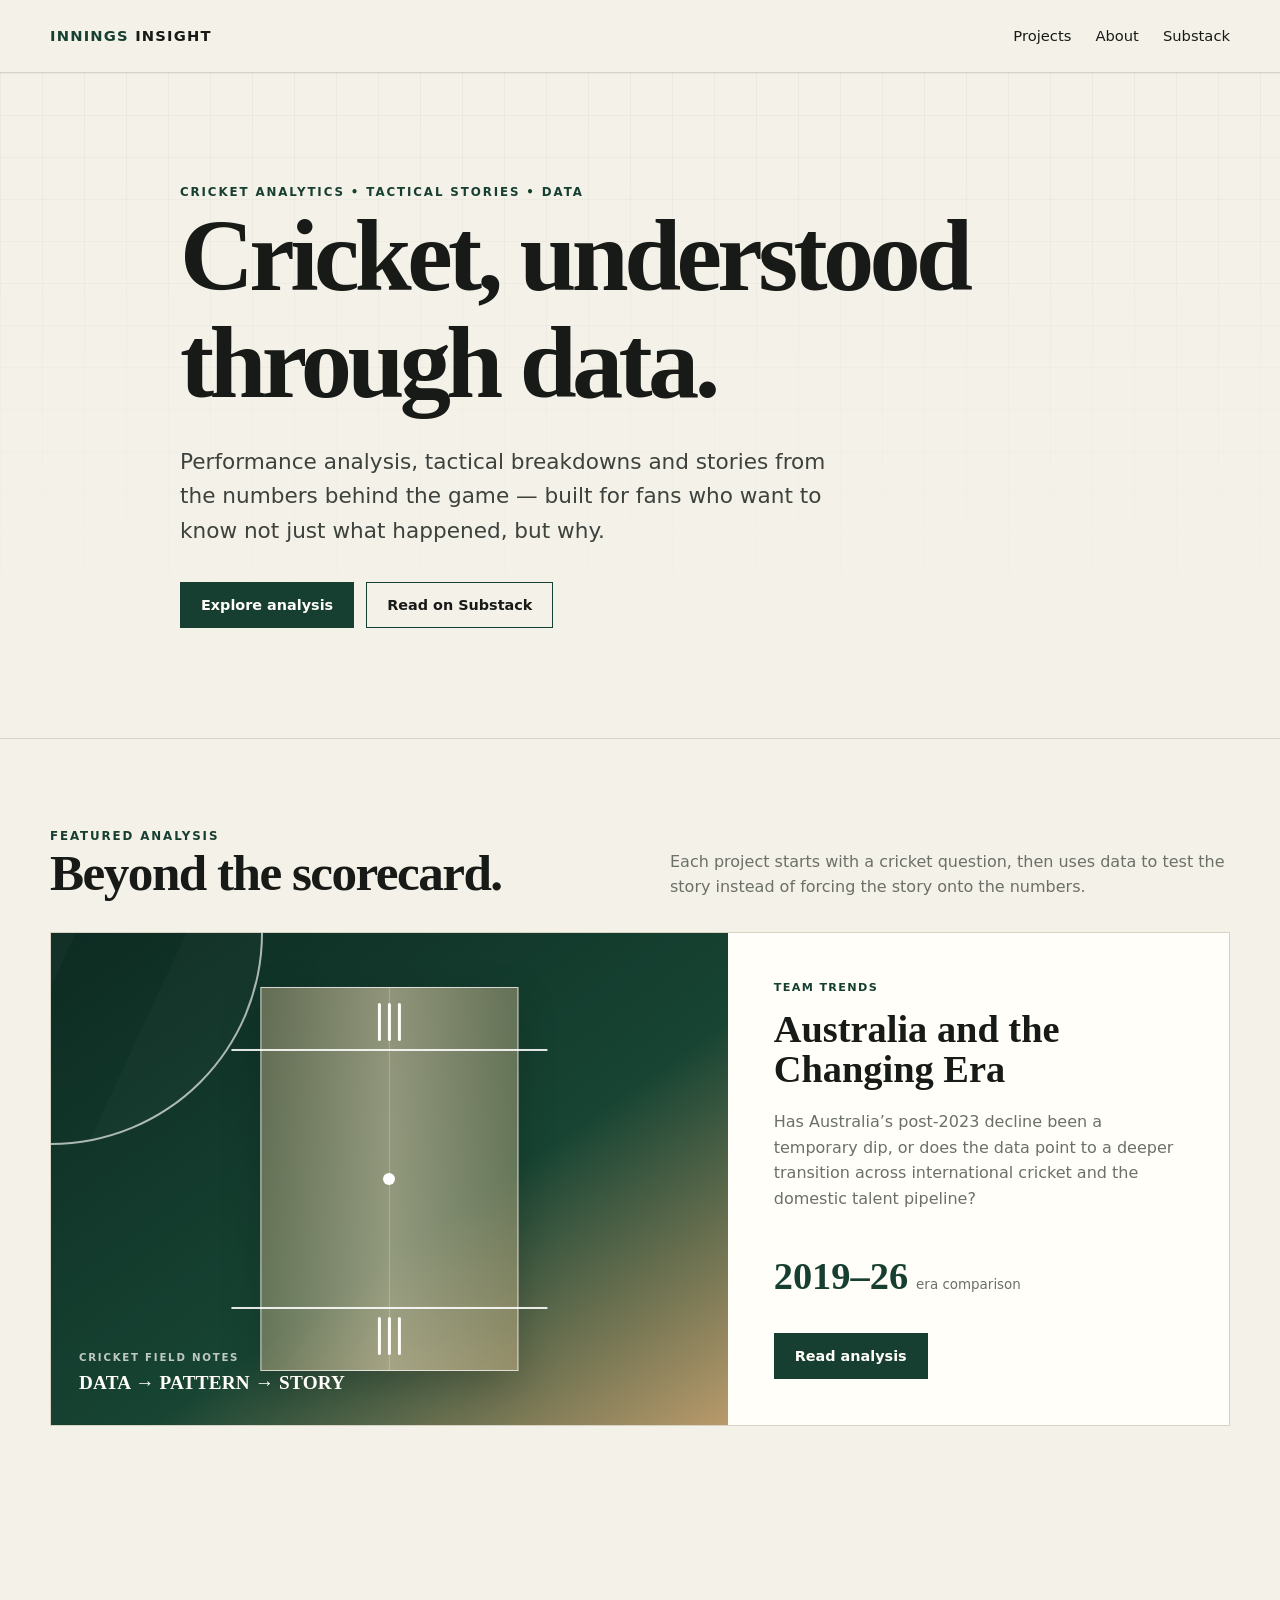
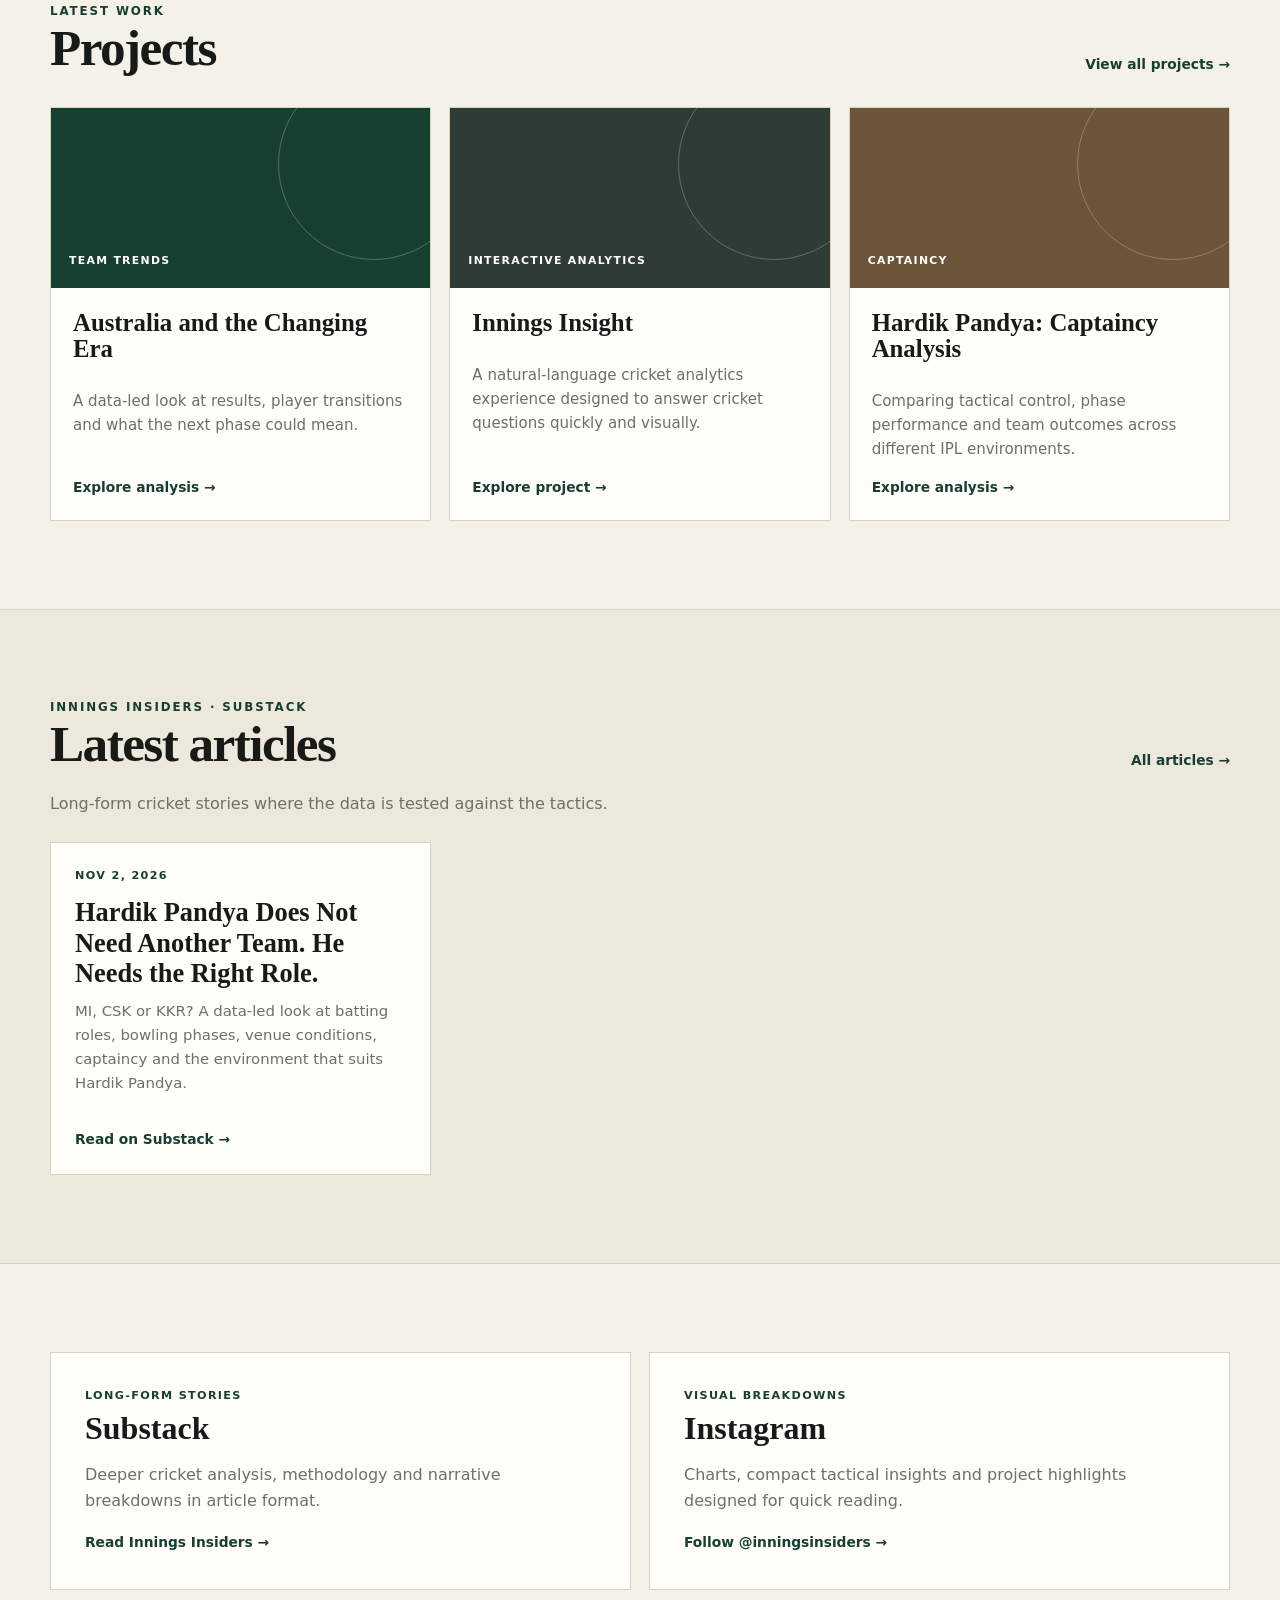
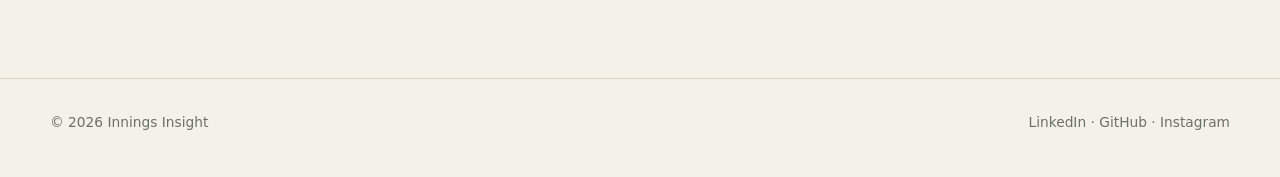
<file: site/index.html>
<!doctype html><html lang="en"><head><meta charset="utf-8"><meta name="viewport" content="width=device-width,initial-scale=1"><title>Innings Insight — Cricket Analytics</title><meta name="description" content="Cricket analytics, tactical breakdowns and stories from the numbers behind the game."><link rel="stylesheet" href="styles.css"><link rel="stylesheet" href="feature-art.css"><link rel="stylesheet" href="articles.css"></head><body><nav class="nav"><div class="wrap nav-inner"><a class="brand" href="index.html"><span>Innings</span> Insight</a><div class="nav-links"><a href="projects.html">Projects</a><a href="about.html">About</a><a href="https://inningsinsiders.substack.com/" target="_blank" rel="noreferrer">Substack</a></div></div></nav><header class="hero"><div class="wrap hero-content"><div class="eyebrow">Cricket analytics • tactical stories • data</div><h1>Cricket, understood through data.</h1><p>Performance analysis, tactical breakdowns and stories from the numbers behind the game — built for fans who want to know not just what happened, but why.</p><div class="actions"><a class="btn primary" href="projects.html">Explore analysis</a><a class="btn" href="https://inningsinsiders.substack.com/" target="_blank" rel="noreferrer">Read on Substack</a></div></div></header><main><section><div class="wrap"><div class="section-head"><div><div class="eyebrow">Featured analysis</div><h2>Beyond the scorecard.</h2></div><p>Each project starts with a cricket question, then uses data to test the story instead of forcing the story onto the numbers.</p></div><article class="feature"><div class="feature-art" aria-label="Stylized cricket pitch and wickets"><div class="pitch"><span class="crease crease-top"></span><span class="crease crease-bottom"></span><div class="stumps stumps-top"><i></i><i></i><i></i></div><div class="stumps stumps-bottom"><i></i><i></i><i></i></div></div><div class="art-caption"><span>CRICKET FIELD NOTES</span><strong>Data → Pattern → Story</strong></div></div><div class="feature-copy"><div class="smallcaps">Team trends</div><h3>Australia and the Changing Era</h3><p>Has Australia’s post-2023 decline been a temporary dip, or does the data point to a deeper transition across international cricket and the domestic talent pipeline?</p><div class="stat"><strong>2019–26</strong><span>era comparison</span></div><div><a class="btn primary" href="project-australia.html">Read analysis</a></div></div></article></div></section><section><div class="wrap"><div class="section-head"><div><div class="eyebrow">Latest work</div><h2>Projects</h2></div><a class="card-link" href="projects.html">View all projects →</a></div><div class="cards"><a class="card" href="project-australia.html"><div class="card-cover"><span class="tag">Team trends</span></div><div class="card-body"><h3>Australia and the Changing Era</h3><p>A data-led look at results, player transitions and what the next phase could mean.</p><span class="card-link">Explore analysis →</span></div></a><a class="card" href="project-innings-insight.html"><div class="card-cover cover-b"><span class="tag">Interactive analytics</span></div><div class="card-body"><h3>Innings Insight</h3><p>A natural-language cricket analytics experience designed to answer cricket questions quickly and visually.</p><span class="card-link">Explore project →</span></div></a><a class="card" href="project-hardik.html"><div class="card-cover cover-c"><span class="tag">Captaincy</span></div><div class="card-body"><h3>Hardik Pandya: Captaincy Analysis</h3><p>Comparing tactical control, phase performance and team outcomes across different IPL environments.</p><span class="card-link">Explore analysis →</span></div></a></div></div></section><section class="articles-section" id="latest-articles"><div class="wrap"><div class="section-head"><div><div class="eyebrow">Innings Insiders · Substack</div><h2>Latest articles</h2></div><a class="card-link" href="https://inningsinsiders.substack.com/" target="_blank" rel="noopener noreferrer">All articles →</a></div><p class="articles-intro">Long-form cricket stories where the data is tested against the tactics.</p><div id="substack-articles" class="articles-grid" aria-live="polite"><a class="article-preview" href="https://inningsinsiders.substack.com/p/hardik-pandya-does-not-need-another" target="_blank" rel="noopener noreferrer"><div class="article-preview-body"><span class="smallcaps">Latest analysis</span><h3>Hardik Pandya Does Not Need Another Team. He Needs the Right Role.</h3><p>MI, CSK or KKR? Examining batting roles, bowling conditions and captaincy.</p><span class="card-link">Read on Substack →</span></div></a></div></div></section><section><div class="wrap split"><div class="panel"><div class="smallcaps">Long-form stories</div><h3>Substack</h3><p>Deeper cricket analysis, methodology and narrative breakdowns in article format.</p><a class="card-link" href="https://inningsinsiders.substack.com/" target="_blank" rel="noreferrer">Read Innings Insiders →</a></div><div class="panel"><div class="smallcaps">Visual breakdowns</div><h3>Instagram</h3><p>Charts, compact tactical insights and project highlights designed for quick reading.</p><a class="card-link" href="https://www.instagram.com/inningsinsiders" target="_blank" rel="noreferrer">Follow @inningsinsiders →</a></div></div></section></main><footer class="footer"><div class="wrap footer-inner"><span>© 2026 Innings Insight</span><span><a href="https://www.linkedin.com/in/shyamsundar-nandakumar/" target="_blank" rel="noreferrer">LinkedIn</a> · <a href="https://github.com/shyamsundar0910/innings-insight" target="_blank" rel="noreferrer">GitHub</a> · <a href="https://www.instagram.com/inningsinsiders" target="_blank" rel="noreferrer">Instagram</a></span></div></footer><script defer src="articles.js"></script></body></html><!-- Vercel deployment trigger -->
</file>
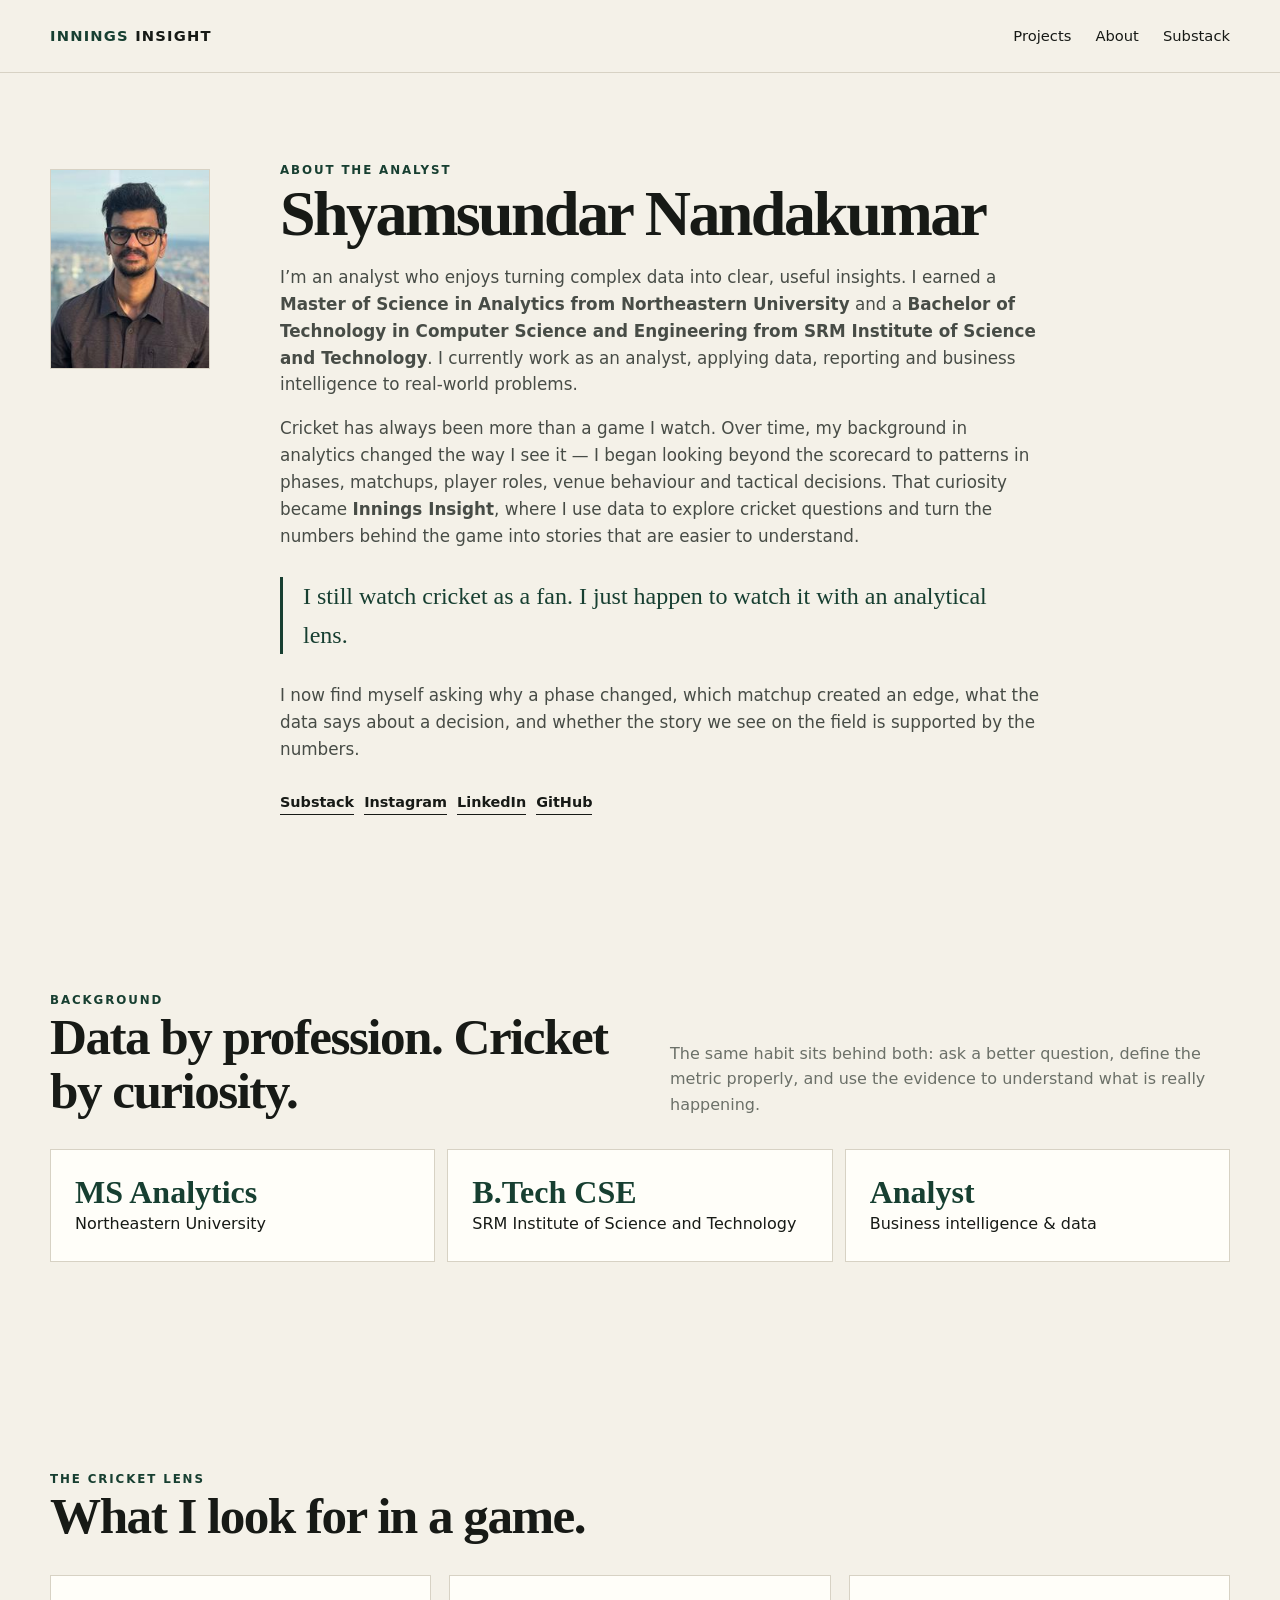
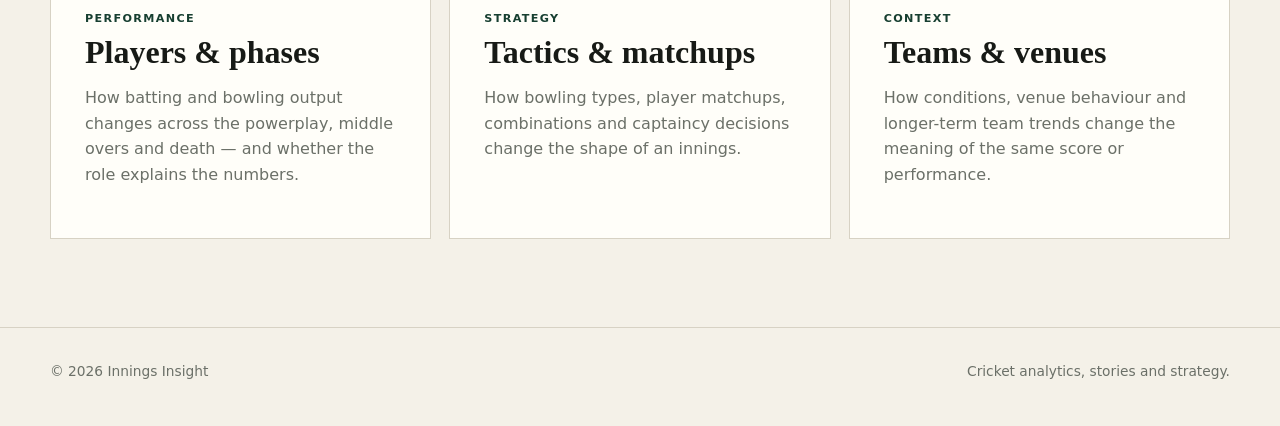
<file: site/about.html>
<!doctype html><html lang="en"><head><meta charset="utf-8"><meta name="viewport" content="width=device-width,initial-scale=1"><title>About — Innings Insight</title><meta name="description" content="About Shyamsundar Nandakumar, analyst and creator of Innings Insight."><link rel="stylesheet" href="styles.css"><style>.about-copy>p,.about-copy>.quote{display:block!important}.about-copy h1:after{content:none!important;display:none!important}.about-grid{grid-template-columns:190px 1fr!important;gap:40px!important;align-items:start!important}.portrait{display:block!important;width:160px!important;height:200px!important;aspect-ratio:auto!important;object-fit:cover!important;border:1px solid var(--line)!important;background:var(--paper-2)!important;margin-top:8px!important}.about-copy h1{font-size:clamp(3rem,5vw,5rem)!important}.about-copy p{max-width:760px}.quote{max-width:720px}@media(max-width:900px){.about-grid{grid-template-columns:1fr!important}.portrait{width:150px!important;height:188px!important;margin-bottom:12px!important}}</style></head><body><nav class="nav"><div class="wrap nav-inner"><a class="brand" href="index.html"><span>Innings</span> Insight</a><div class="nav-links"><a href="projects.html">Projects</a><a href="about.html">About</a><a href="https://inningsinsiders.substack.com/" target="_blank" rel="noreferrer">Substack</a></div></div></nav><main><section><div class="wrap about-grid"><div><img class="portrait" src="[data-uri]" alt="Shyamsundar Nandakumar"></div><div class="about-copy"><div class="eyebrow">About the analyst</div><h1>Shyamsundar Nandakumar</h1><p>I’m an analyst who enjoys turning complex data into clear, useful insights. I earned a <strong>Master of Science in Analytics from Northeastern University</strong> and a <strong>Bachelor of Technology in Computer Science and Engineering from SRM Institute of Science and Technology</strong>. I currently work as an analyst, applying data, reporting and business intelligence to real-world problems.</p><p>Cricket has always been more than a game I watch. Over time, my background in analytics changed the way I see it — I began looking beyond the scorecard to patterns in phases, matchups, player roles, venue behaviour and tactical decisions. That curiosity became <strong>Innings Insight</strong>, where I use data to explore cricket questions and turn the numbers behind the game into stories that are easier to understand.</p><div class="quote">I still watch cricket as a fan. I just happen to watch it with an analytical lens.</div><p>I now find myself asking why a phase changed, which matchup created an edge, what the data says about a decision, and whether the story we see on the field is supported by the numbers.</p><div class="social-row"><a href="https://inningsinsiders.substack.com/" target="_blank" rel="noreferrer">Substack</a><a href="https://www.instagram.com/inningsinsiders" target="_blank" rel="noreferrer">Instagram</a><a href="https://www.linkedin.com/in/shyamsundar-nandakumar/" target="_blank" rel="noreferrer">LinkedIn</a><a href="https://github.com/shyamsundar0910/innings-insight" target="_blank" rel="noreferrer">GitHub</a></div></div></div></section><section><div class="wrap"><div class="section-head"><div><div class="eyebrow">Background</div><h2>Data by profession. Cricket by curiosity.</h2></div><p>The same habit sits behind both: ask a better question, define the metric properly, and use the evidence to understand what is really happening.</p></div><div class="kpi-grid"><div class="kpi"><strong>MS Analytics</strong><span>Northeastern University</span></div><div class="kpi"><strong>B.Tech CSE</strong><span>SRM Institute of Science and Technology</span></div><div class="kpi"><strong>Analyst</strong><span>Business intelligence &amp; data</span></div></div></div></section><section><div class="wrap"><div class="section-head"><div><div class="eyebrow">The cricket lens</div><h2>What I look for in a game.</h2></div></div><div class="cards"><div class="panel"><div class="smallcaps">Performance</div><h3>Players &amp; phases</h3><p>How batting and bowling output changes across the powerplay, middle overs and death — and whether the role explains the numbers.</p></div><div class="panel"><div class="smallcaps">Strategy</div><h3>Tactics &amp; matchups</h3><p>How bowling types, player matchups, combinations and captaincy decisions change the shape of an innings.</p></div><div class="panel"><div class="smallcaps">Context</div><h3>Teams &amp; venues</h3><p>How conditions, venue behaviour and longer-term team trends change the meaning of the same score or performance.</p></div></div></div></section></main><footer class="footer"><div class="wrap footer-inner"><span>© 2026 Innings Insight</span><span>Cricket analytics, stories and strategy.</span></div></footer></body></html>
</file>
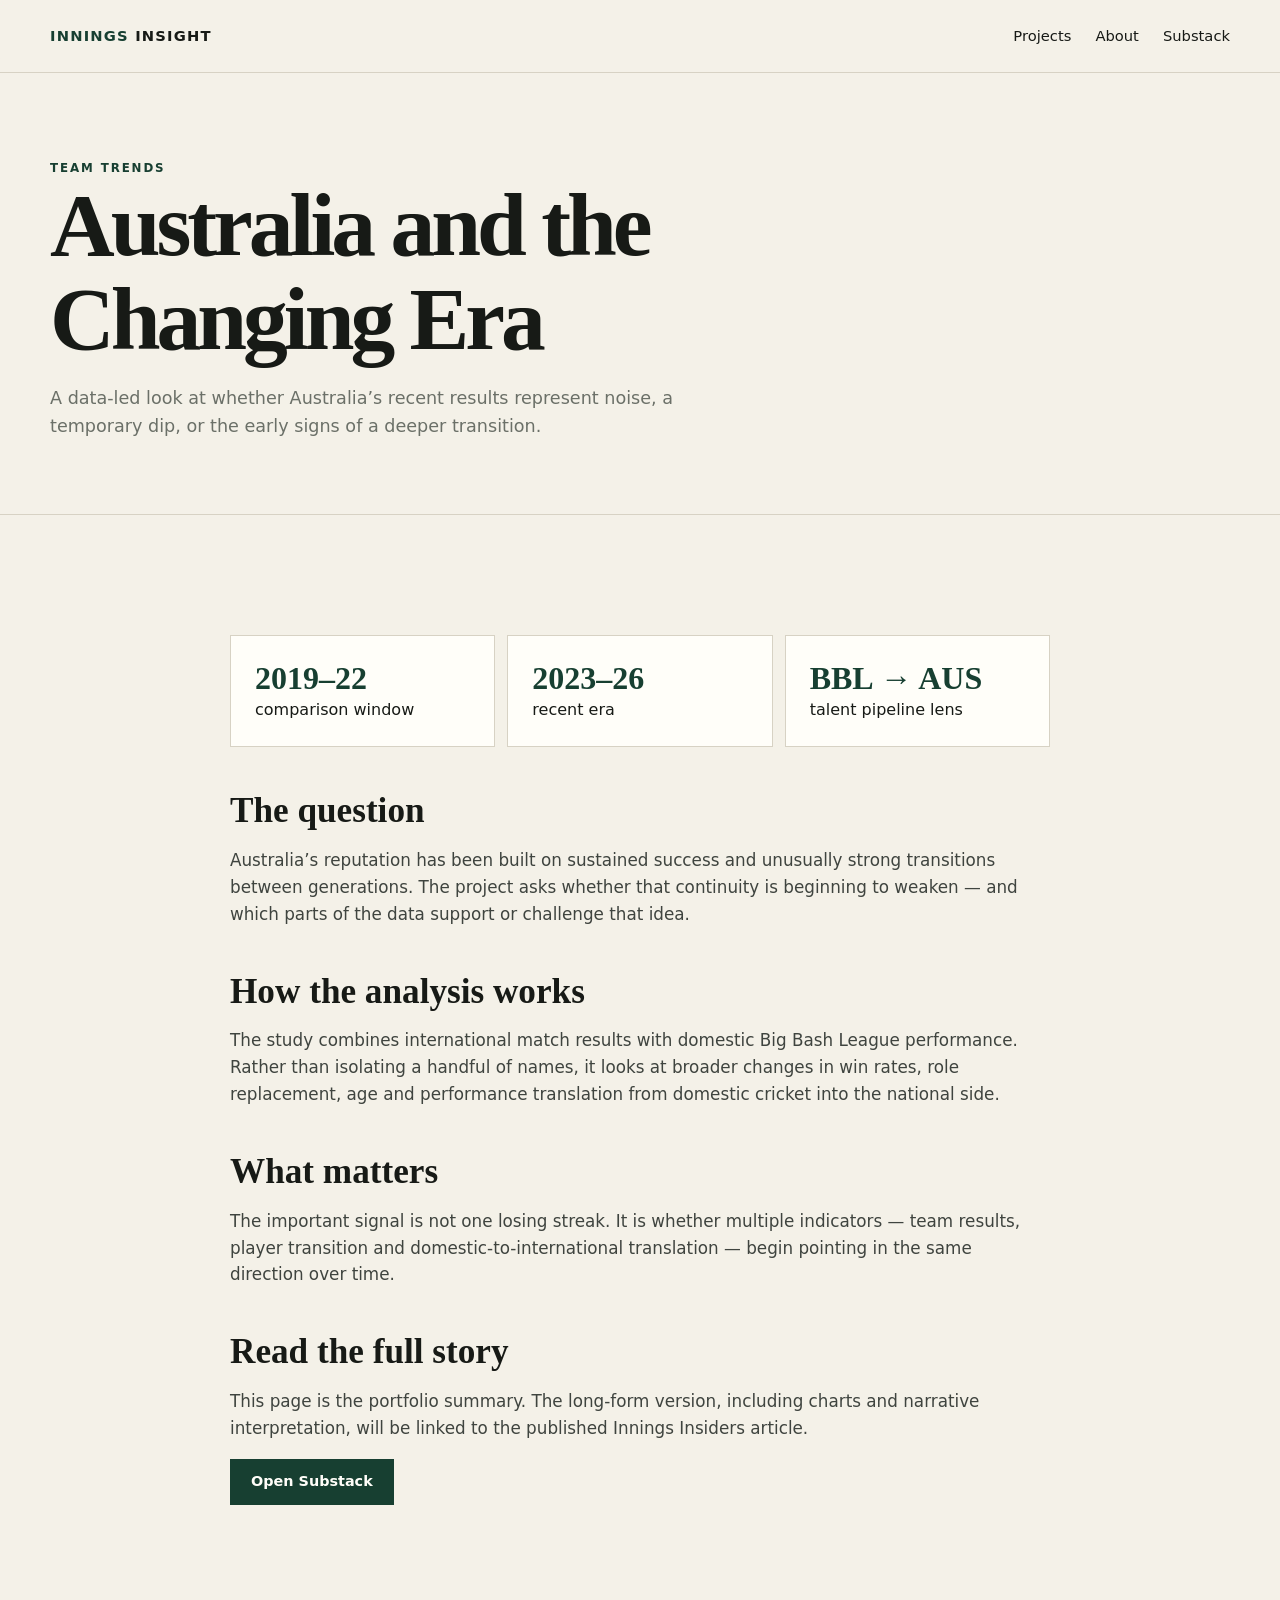
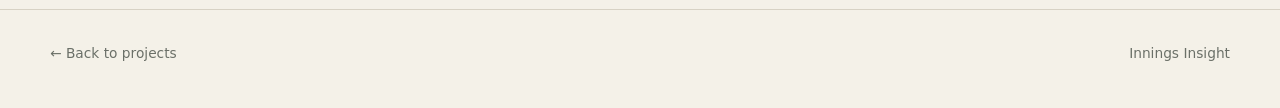
<file: site/project-australia.html>
<!doctype html><html lang="en"><head><meta charset="utf-8"><meta name="viewport" content="width=device-width,initial-scale=1"><title>Australia and the Changing Era — Innings Insight</title><link rel="stylesheet" href="styles.css"></head><body><nav class="nav"><div class="wrap nav-inner"><a class="brand" href="index.html"><span>Innings</span> Insight</a><div class="nav-links"><a href="projects.html">Projects</a><a href="about.html">About</a><a href="https://inningsinsiders.substack.com/" target="_blank" rel="noreferrer">Substack</a></div></div></nav><header class="project-hero"><div class="wrap"><div class="eyebrow">Team trends</div><h1>Australia and the Changing Era</h1><p>A data-led look at whether Australia’s recent results represent noise, a temporary dip, or the early signs of a deeper transition.</p></div></header><main><section><article class="article"><div class="kpi-grid"><div class="kpi"><strong>2019–22</strong><span>comparison window</span></div><div class="kpi"><strong>2023–26</strong><span>recent era</span></div><div class="kpi"><strong>BBL → AUS</strong><span>talent pipeline lens</span></div></div><h2>The question</h2><p>Australia’s reputation has been built on sustained success and unusually strong transitions between generations. The project asks whether that continuity is beginning to weaken — and which parts of the data support or challenge that idea.</p><h2>How the analysis works</h2><p>The study combines international match results with domestic Big Bash League performance. Rather than isolating a handful of names, it looks at broader changes in win rates, role replacement, age and performance translation from domestic cricket into the national side.</p><h2>What matters</h2><p>The important signal is not one losing streak. It is whether multiple indicators — team results, player transition and domestic-to-international translation — begin pointing in the same direction over time.</p><h2>Read the full story</h2><p>This page is the portfolio summary. The long-form version, including charts and narrative interpretation, will be linked to the published Innings Insiders article.</p><p><a class="btn primary" href="https://inningsinsiders.substack.com/" target="_blank" rel="noreferrer">Open Substack</a></p></article></section></main><footer class="footer"><div class="wrap footer-inner"><a href="projects.html">← Back to projects</a><span>Innings Insight</span></div></footer></body></html>
</file>
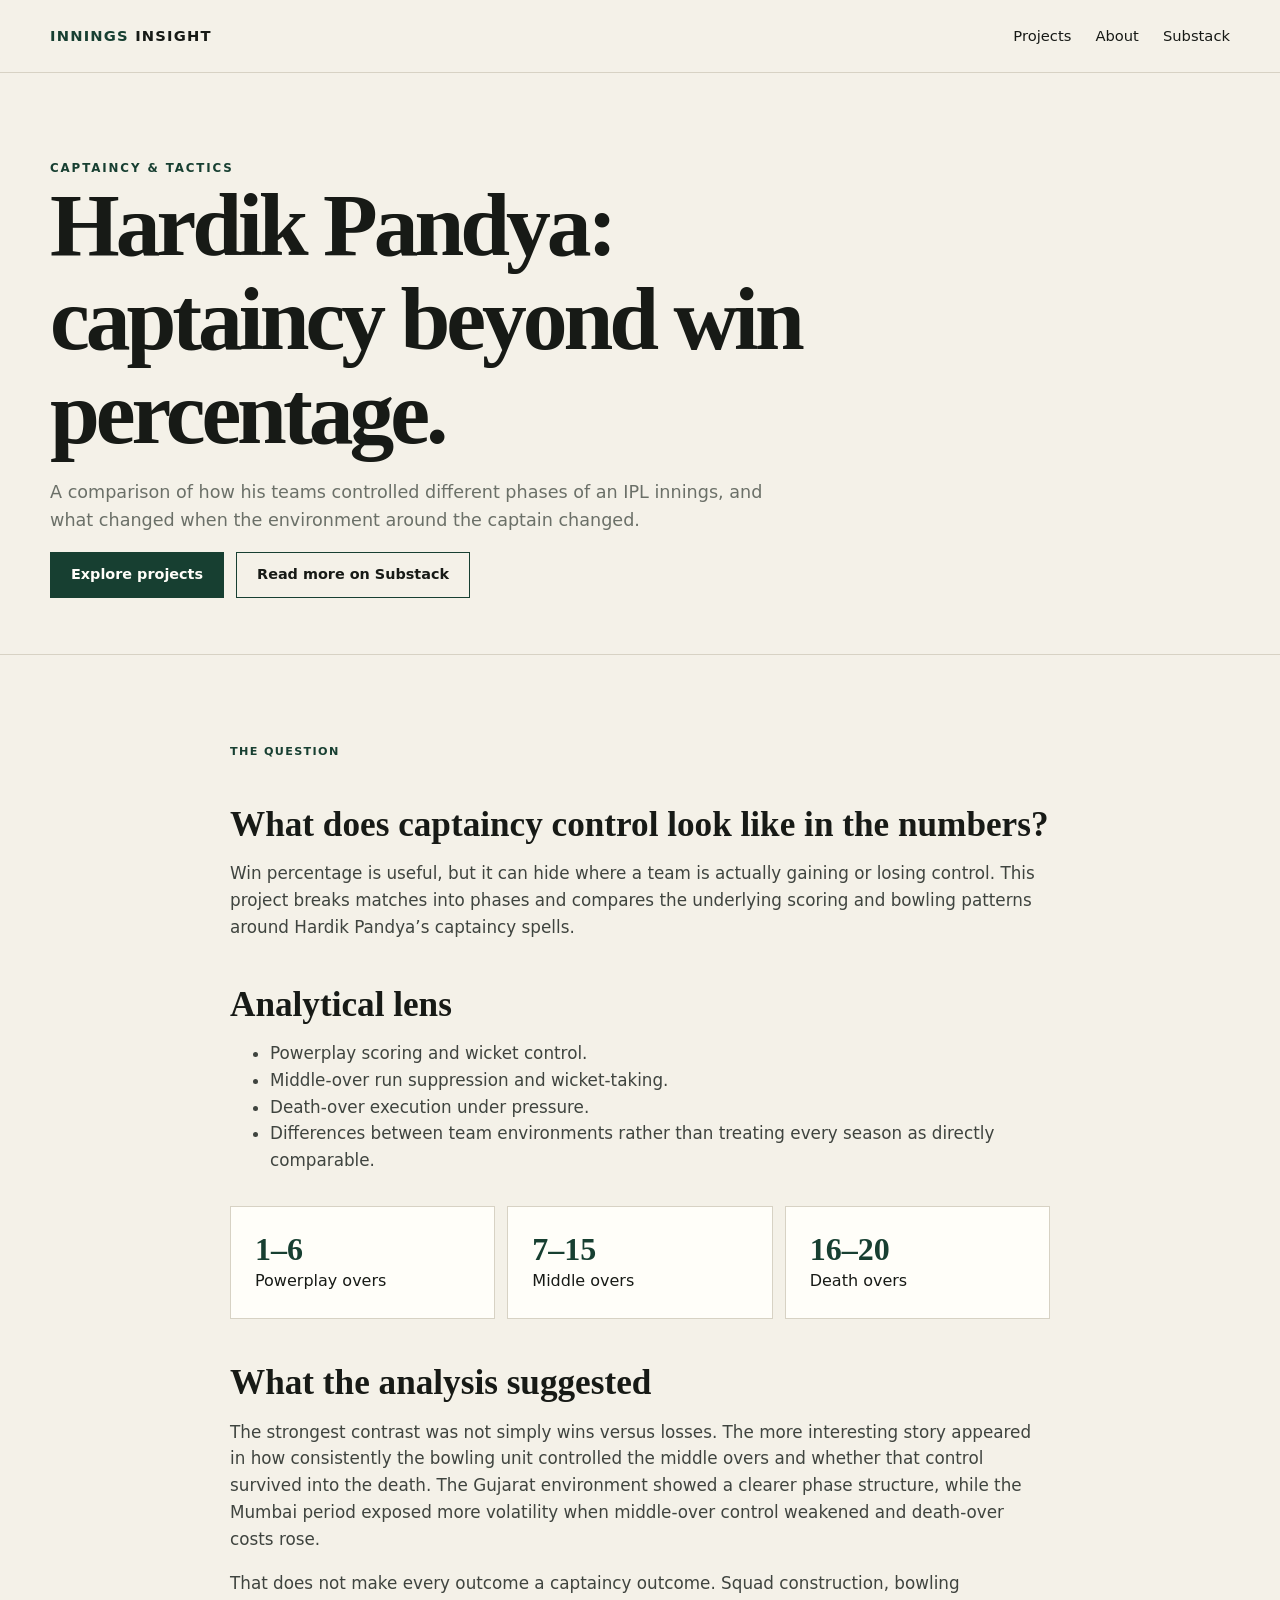
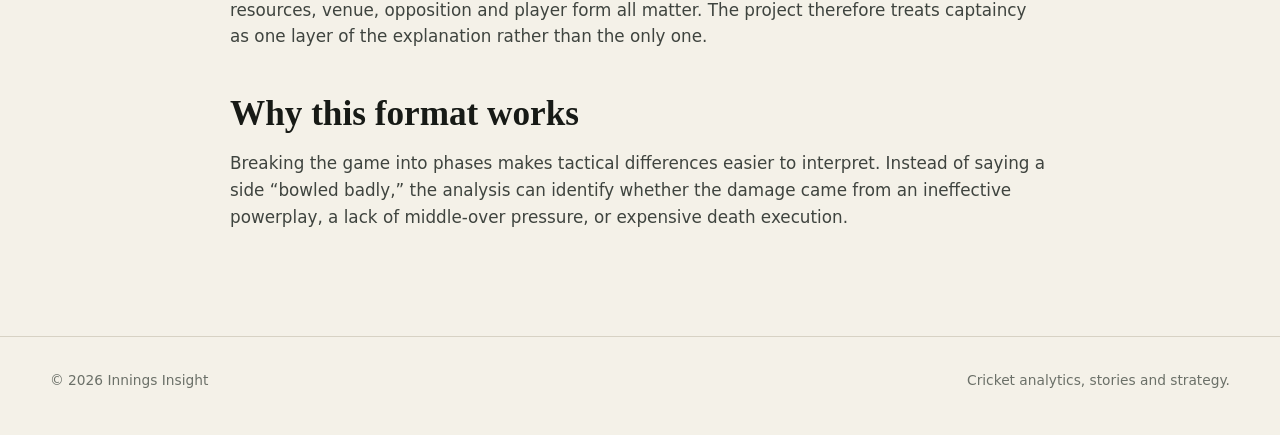
<file: site/project-hardik.html>
<!doctype html><html lang="en"><head><meta charset="utf-8"><meta name="viewport" content="width=device-width,initial-scale=1"><title>Hardik Pandya Captaincy Analysis — Innings Insight</title><meta name="description" content="A phase-by-phase IPL captaincy analysis focused on tactical control and team performance."><link rel="stylesheet" href="styles.css"></head><body><nav class="nav"><div class="wrap nav-inner"><a class="brand" href="index.html"><span>Innings</span> Insight</a><div class="nav-links"><a href="projects.html">Projects</a><a href="about.html">About</a><a href="https://inningsinsiders.substack.com/" target="_blank" rel="noreferrer">Substack</a></div></div></nav><main><header class="project-hero"><div class="wrap"><div class="eyebrow">Captaincy & tactics</div><h1>Hardik Pandya: captaincy beyond win percentage.</h1><p>A comparison of how his teams controlled different phases of an IPL innings, and what changed when the environment around the captain changed.</p><div class="actions"><a class="btn primary" href="projects.html">Explore projects</a><a class="btn" href="https://inningsinsiders.substack.com/" target="_blank" rel="noreferrer">Read more on Substack</a></div></div></header><section><article class="article"><div class="smallcaps">The question</div><h2>What does captaincy control look like in the numbers?</h2><p>Win percentage is useful, but it can hide where a team is actually gaining or losing control. This project breaks matches into phases and compares the underlying scoring and bowling patterns around Hardik Pandya’s captaincy spells.</p><h2>Analytical lens</h2><ul><li>Powerplay scoring and wicket control.</li><li>Middle-over run suppression and wicket-taking.</li><li>Death-over execution under pressure.</li><li>Differences between team environments rather than treating every season as directly comparable.</li></ul><div class="kpi-grid"><div class="kpi"><strong>1–6</strong><span>Powerplay overs</span></div><div class="kpi"><strong>7–15</strong><span>Middle overs</span></div><div class="kpi"><strong>16–20</strong><span>Death overs</span></div></div><h2>What the analysis suggested</h2><p>The strongest contrast was not simply wins versus losses. The more interesting story appeared in how consistently the bowling unit controlled the middle overs and whether that control survived into the death. The Gujarat environment showed a clearer phase structure, while the Mumbai period exposed more volatility when middle-over control weakened and death-over costs rose.</p><p>That does not make every outcome a captaincy outcome. Squad construction, bowling resources, venue, opposition and player form all matter. The project therefore treats captaincy as one layer of the explanation rather than the only one.</p><h2>Why this format works</h2><p>Breaking the game into phases makes tactical differences easier to interpret. Instead of saying a side “bowled badly,” the analysis can identify whether the damage came from an ineffective powerplay, a lack of middle-over pressure, or expensive death execution.</p></article></section></main><footer class="footer"><div class="wrap footer-inner"><span>© 2026 Innings Insight</span><span>Cricket analytics, stories and strategy.</span></div></footer></body></html>
</file>
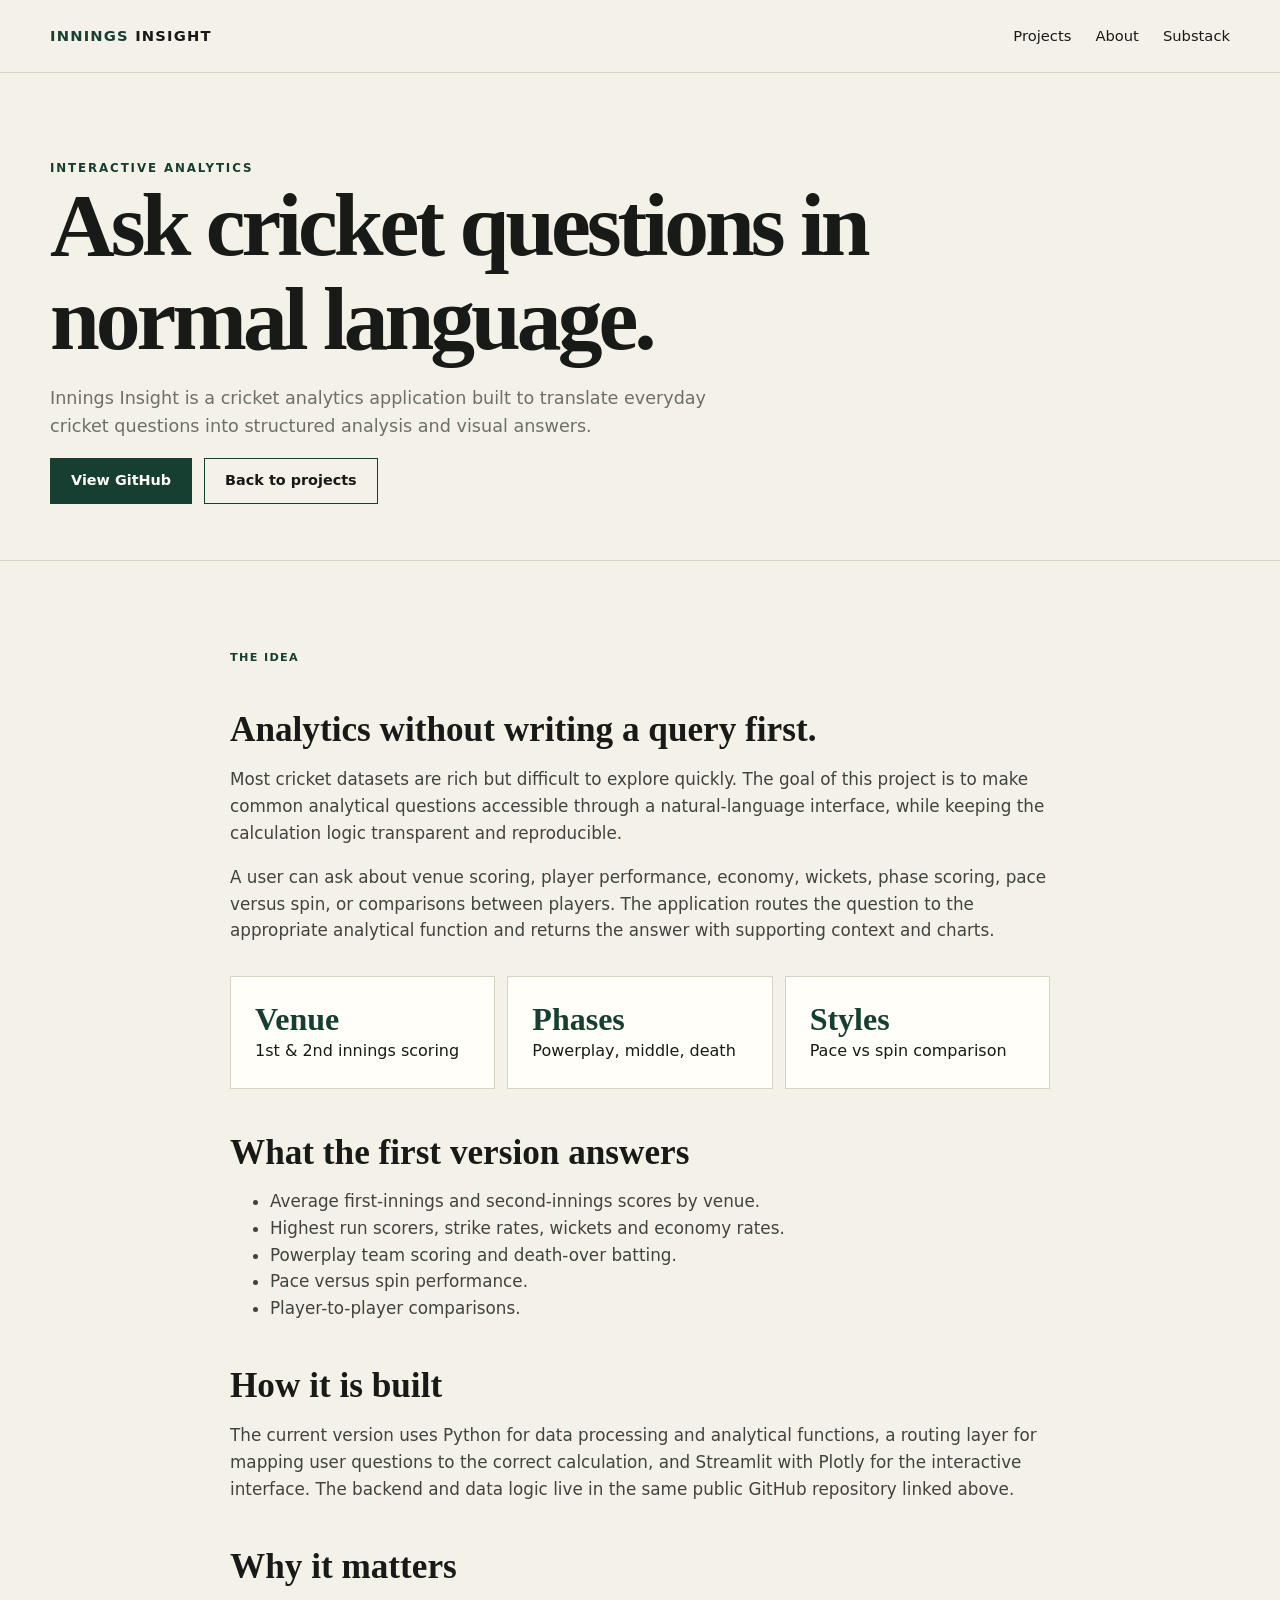
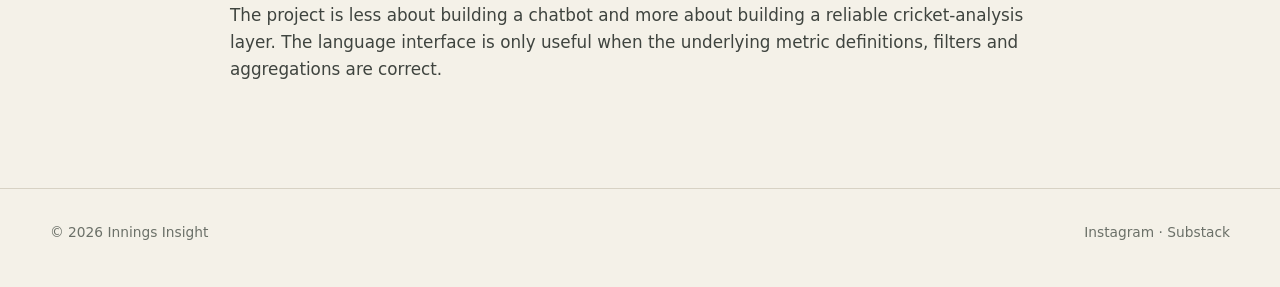
<file: site/project-innings-insight.html>
<!doctype html><html lang="en"><head><meta charset="utf-8"><meta name="viewport" content="width=device-width,initial-scale=1"><title>Innings Insight — Interactive Cricket Analytics</title><meta name="description" content="A natural-language cricket analytics project for exploring venues, players, phases and bowling styles."><link rel="stylesheet" href="styles.css"></head><body><nav class="nav"><div class="wrap nav-inner"><a class="brand" href="index.html"><span>Innings</span> Insight</a><div class="nav-links"><a href="projects.html">Projects</a><a href="about.html">About</a><a href="https://inningsinsiders.substack.com/" target="_blank" rel="noreferrer">Substack</a></div></div></nav><main><header class="project-hero"><div class="wrap"><div class="eyebrow">Interactive analytics</div><h1>Ask cricket questions in normal language.</h1><p>Innings Insight is a cricket analytics application built to translate everyday cricket questions into structured analysis and visual answers.</p><div class="actions"><a class="btn primary" href="https://github.com/shyamsundar0910/innings-insight" target="_blank" rel="noreferrer">View GitHub</a><a class="btn" href="projects.html">Back to projects</a></div></div></header><section><article class="article"><div class="smallcaps">The idea</div><h2>Analytics without writing a query first.</h2><p>Most cricket datasets are rich but difficult to explore quickly. The goal of this project is to make common analytical questions accessible through a natural-language interface, while keeping the calculation logic transparent and reproducible.</p><p>A user can ask about venue scoring, player performance, economy, wickets, phase scoring, pace versus spin, or comparisons between players. The application routes the question to the appropriate analytical function and returns the answer with supporting context and charts.</p><div class="kpi-grid"><div class="kpi"><strong>Venue</strong><span>1st & 2nd innings scoring</span></div><div class="kpi"><strong>Phases</strong><span>Powerplay, middle, death</span></div><div class="kpi"><strong>Styles</strong><span>Pace vs spin comparison</span></div></div><h2>What the first version answers</h2><ul><li>Average first-innings and second-innings scores by venue.</li><li>Highest run scorers, strike rates, wickets and economy rates.</li><li>Powerplay team scoring and death-over batting.</li><li>Pace versus spin performance.</li><li>Player-to-player comparisons.</li></ul><h2>How it is built</h2><p>The current version uses Python for data processing and analytical functions, a routing layer for mapping user questions to the correct calculation, and Streamlit with Plotly for the interactive interface. The backend and data logic live in the same public GitHub repository linked above.</p><h2>Why it matters</h2><p>The project is less about building a chatbot and more about building a reliable cricket-analysis layer. The language interface is only useful when the underlying metric definitions, filters and aggregations are correct.</p></article></section></main><footer class="footer"><div class="wrap footer-inner"><span>© 2026 Innings Insight</span><span><a href="https://www.instagram.com/inningsinsiders" target="_blank" rel="noreferrer">Instagram</a> · <a href="https://inningsinsiders.substack.com/" target="_blank" rel="noreferrer">Substack</a></span></div></footer></body></html>
</file>
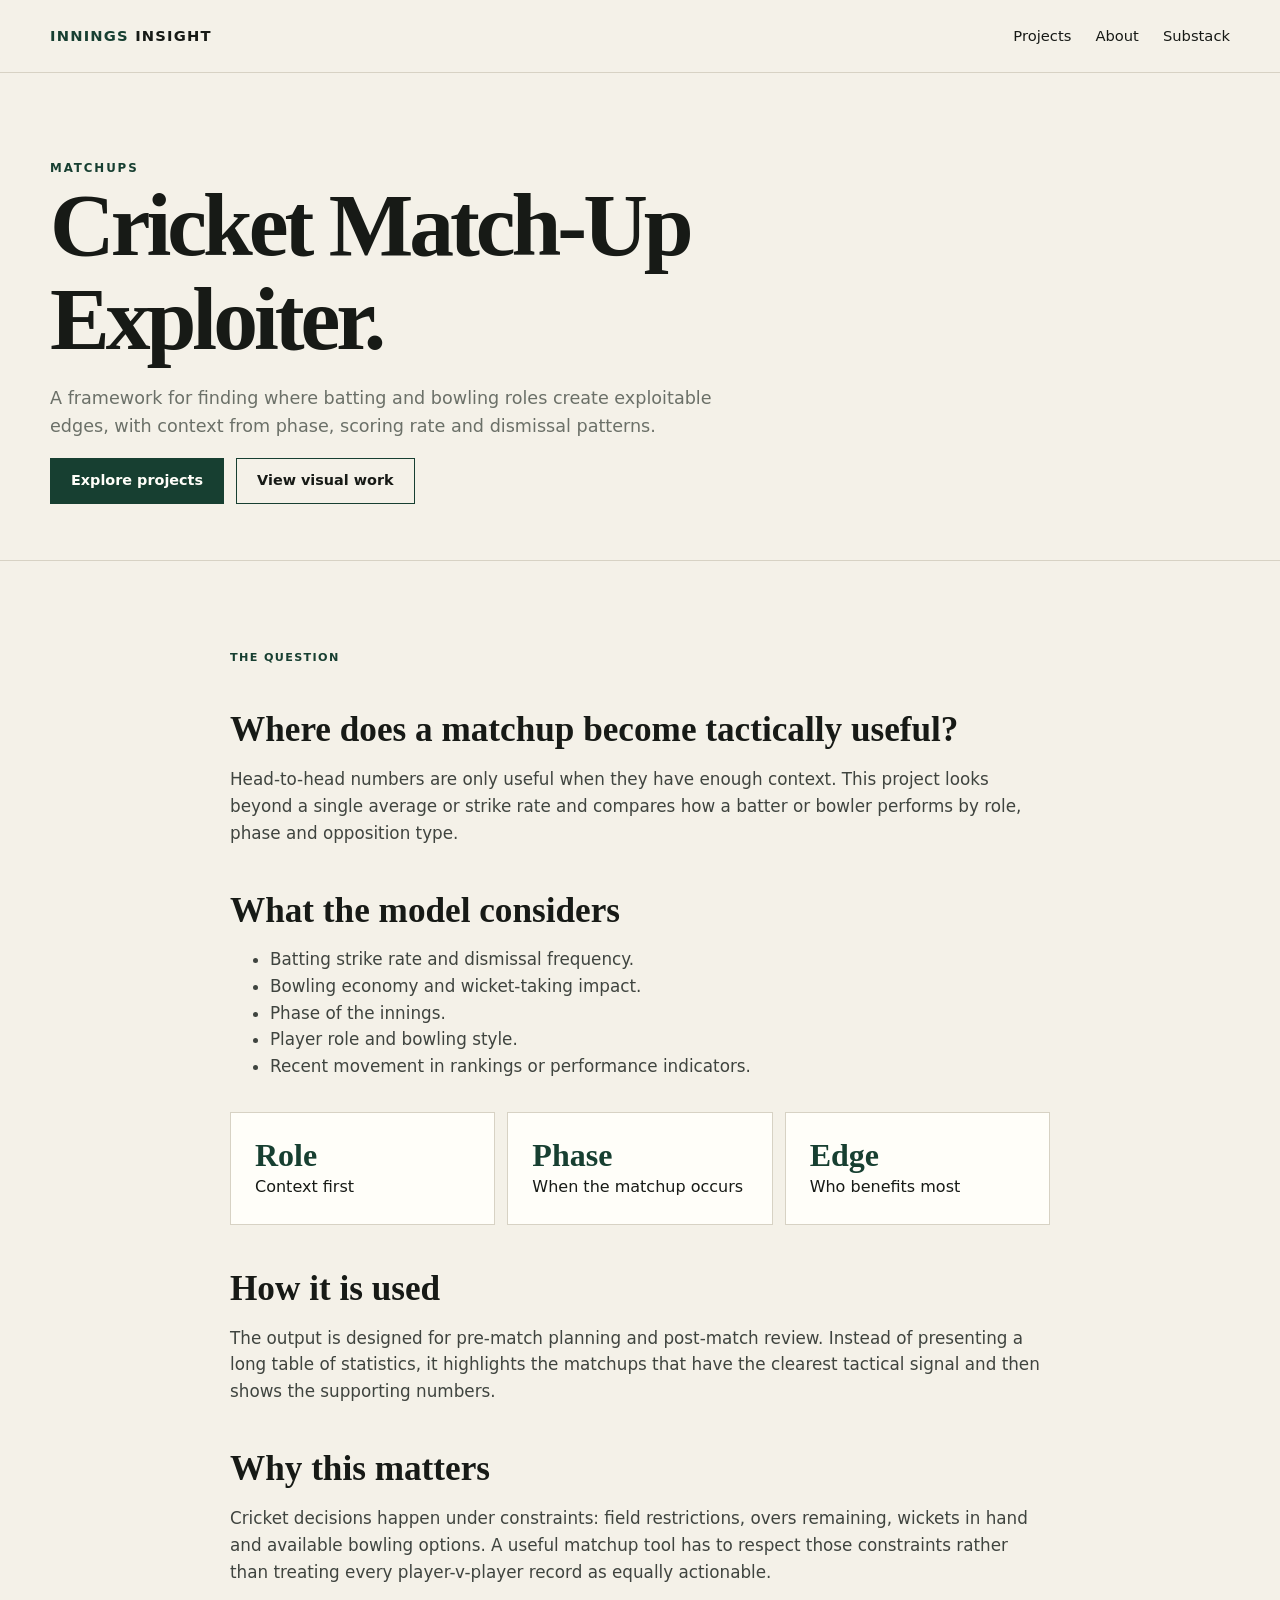
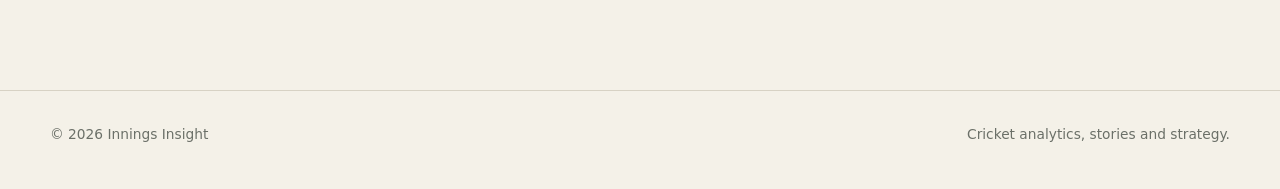
<file: site/project-matchup-exploiter.html>
<!doctype html><html lang="en"><head><meta charset="utf-8"><meta name="viewport" content="width=device-width,initial-scale=1"><title>Cricket Match-Up Exploiter — Innings Insight</title><meta name="description" content="A cricket matchup project for identifying batting and bowling edges by role, phase and style."><link rel="stylesheet" href="styles.css"></head><body><nav class="nav"><div class="wrap nav-inner"><a class="brand" href="index.html"><span>Innings</span> Insight</a><div class="nav-links"><a href="projects.html">Projects</a><a href="about.html">About</a><a href="https://inningsinsiders.substack.com/" target="_blank" rel="noreferrer">Substack</a></div></div></nav><main><header class="project-hero"><div class="wrap"><div class="eyebrow">Matchups</div><h1>Cricket Match-Up Exploiter.</h1><p>A framework for finding where batting and bowling roles create exploitable edges, with context from phase, scoring rate and dismissal patterns.</p><div class="actions"><a class="btn primary" href="projects.html">Explore projects</a><a class="btn" href="https://www.instagram.com/inningsinsiders" target="_blank" rel="noreferrer">View visual work</a></div></div></header><section><article class="article"><div class="smallcaps">The question</div><h2>Where does a matchup become tactically useful?</h2><p>Head-to-head numbers are only useful when they have enough context. This project looks beyond a single average or strike rate and compares how a batter or bowler performs by role, phase and opposition type.</p><h2>What the model considers</h2><ul><li>Batting strike rate and dismissal frequency.</li><li>Bowling economy and wicket-taking impact.</li><li>Phase of the innings.</li><li>Player role and bowling style.</li><li>Recent movement in rankings or performance indicators.</li></ul><div class="kpi-grid"><div class="kpi"><strong>Role</strong><span>Context first</span></div><div class="kpi"><strong>Phase</strong><span>When the matchup occurs</span></div><div class="kpi"><strong>Edge</strong><span>Who benefits most</span></div></div><h2>How it is used</h2><p>The output is designed for pre-match planning and post-match review. Instead of presenting a long table of statistics, it highlights the matchups that have the clearest tactical signal and then shows the supporting numbers.</p><h2>Why this matters</h2><p>Cricket decisions happen under constraints: field restrictions, overs remaining, wickets in hand and available bowling options. A useful matchup tool has to respect those constraints rather than treating every player-v-player record as equally actionable.</p></article></section></main><footer class="footer"><div class="wrap footer-inner"><span>© 2026 Innings Insight</span><span>Cricket analytics, stories and strategy.</span></div></footer></body></html>
</file>
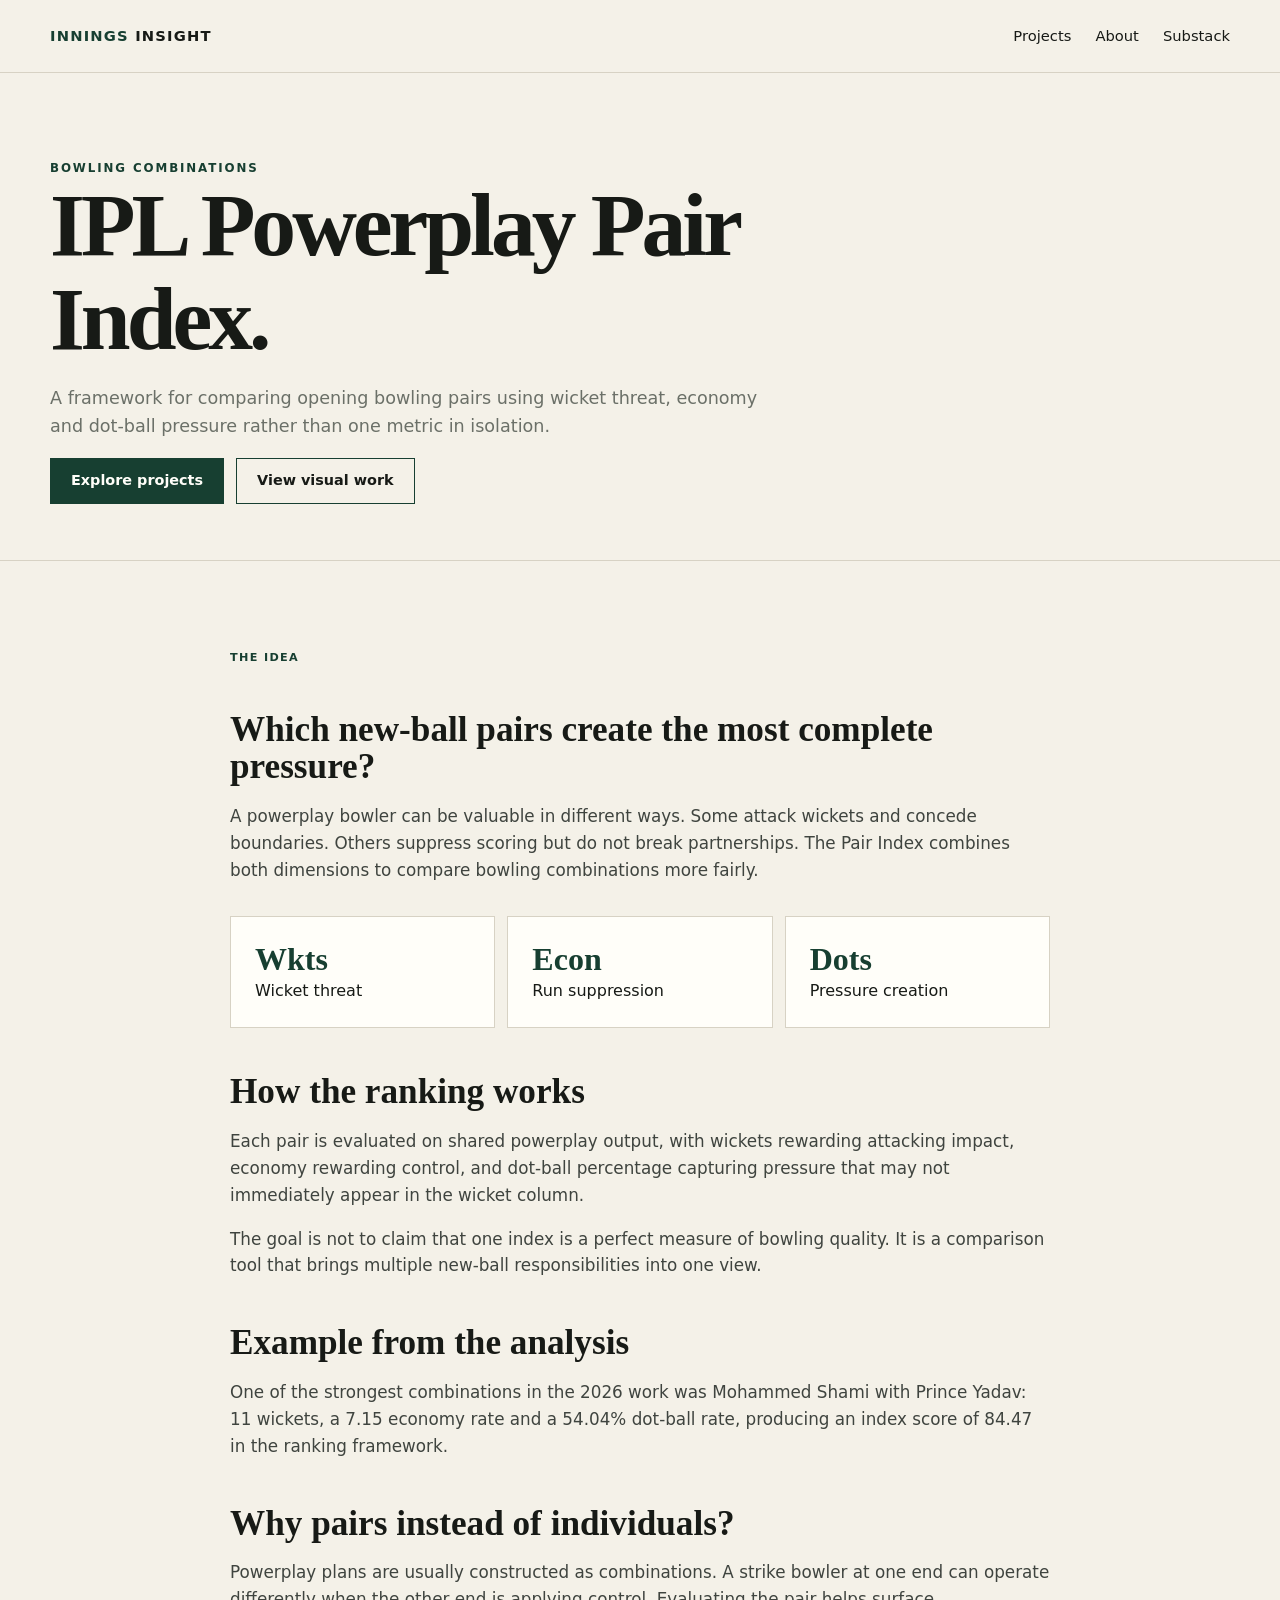
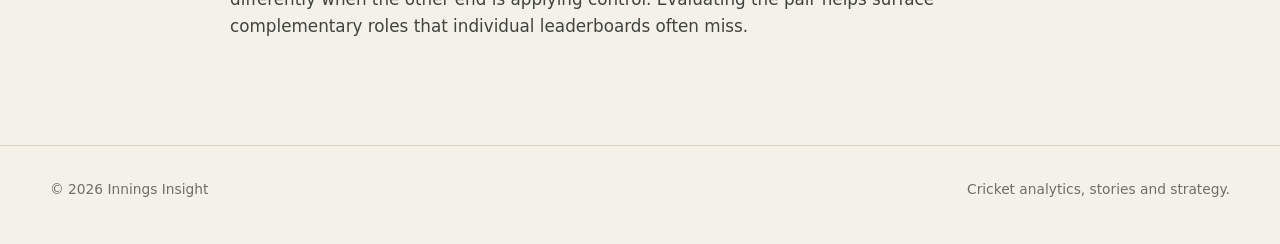
<file: site/project-powerplay-pair-index.html>
<!doctype html><html lang="en"><head><meta charset="utf-8"><meta name="viewport" content="width=device-width,initial-scale=1"><title>IPL Powerplay Pair Index — Innings Insight</title><meta name="description" content="A bowling-pair ranking framework for IPL powerplays using wickets, economy and dot-ball pressure."><link rel="stylesheet" href="styles.css"></head><body><nav class="nav"><div class="wrap nav-inner"><a class="brand" href="index.html"><span>Innings</span> Insight</a><div class="nav-links"><a href="projects.html">Projects</a><a href="about.html">About</a><a href="https://inningsinsiders.substack.com/" target="_blank" rel="noreferrer">Substack</a></div></div></nav><main><header class="project-hero"><div class="wrap"><div class="eyebrow">Bowling combinations</div><h1>IPL Powerplay Pair Index.</h1><p>A framework for comparing opening bowling pairs using wicket threat, economy and dot-ball pressure rather than one metric in isolation.</p><div class="actions"><a class="btn primary" href="projects.html">Explore projects</a><a class="btn" href="https://www.instagram.com/inningsinsiders" target="_blank" rel="noreferrer">View visual work</a></div></div></header><section><article class="article"><div class="smallcaps">The idea</div><h2>Which new-ball pairs create the most complete pressure?</h2><p>A powerplay bowler can be valuable in different ways. Some attack wickets and concede boundaries. Others suppress scoring but do not break partnerships. The Pair Index combines both dimensions to compare bowling combinations more fairly.</p><div class="kpi-grid"><div class="kpi"><strong>Wkts</strong><span>Wicket threat</span></div><div class="kpi"><strong>Econ</strong><span>Run suppression</span></div><div class="kpi"><strong>Dots</strong><span>Pressure creation</span></div></div><h2>How the ranking works</h2><p>Each pair is evaluated on shared powerplay output, with wickets rewarding attacking impact, economy rewarding control, and dot-ball percentage capturing pressure that may not immediately appear in the wicket column.</p><p>The goal is not to claim that one index is a perfect measure of bowling quality. It is a comparison tool that brings multiple new-ball responsibilities into one view.</p><h2>Example from the analysis</h2><p>One of the strongest combinations in the 2026 work was Mohammed Shami with Prince Yadav: 11 wickets, a 7.15 economy rate and a 54.04% dot-ball rate, producing an index score of 84.47 in the ranking framework.</p><h2>Why pairs instead of individuals?</h2><p>Powerplay plans are usually constructed as combinations. A strike bowler at one end can operate differently when the other end is applying control. Evaluating the pair helps surface complementary roles that individual leaderboards often miss.</p></article></section></main><footer class="footer"><div class="wrap footer-inner"><span>© 2026 Innings Insight</span><span>Cricket analytics, stories and strategy.</span></div></footer></body></html>
</file>
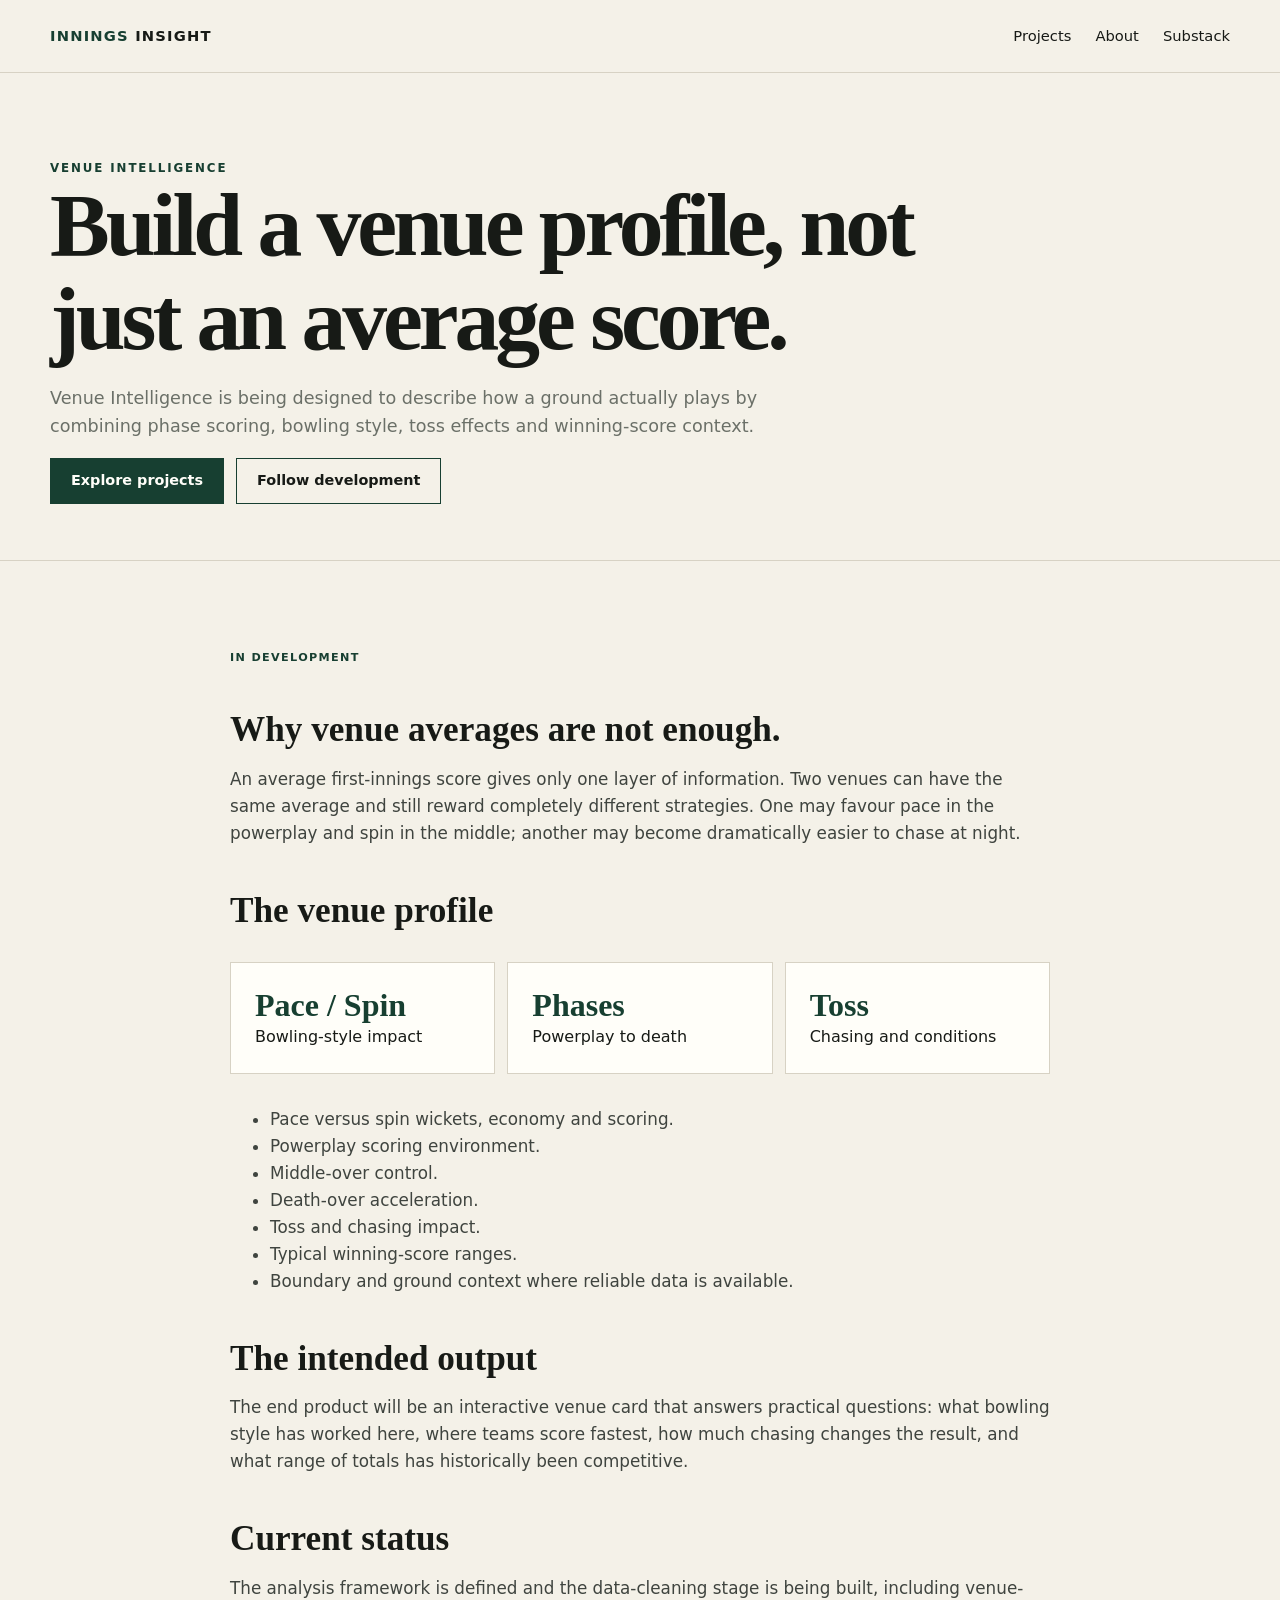
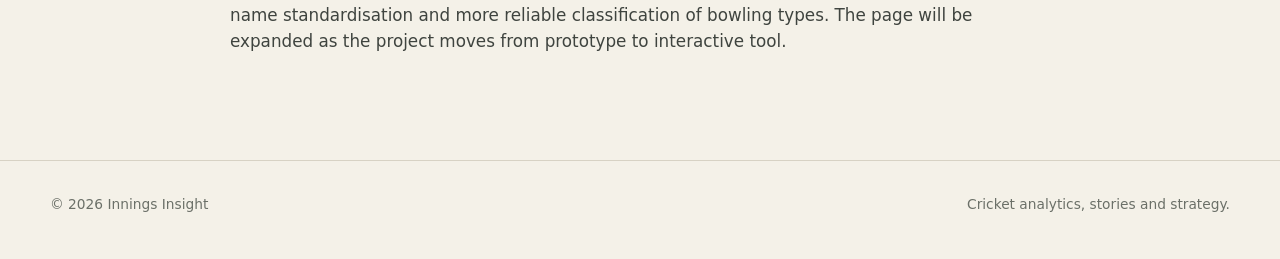
<file: site/project-venue-intelligence.html>
<!doctype html><html lang="en"><head><meta charset="utf-8"><meta name="viewport" content="width=device-width,initial-scale=1"><title>Venue Intelligence — Innings Insight</title><meta name="description" content="A cricket venue-analysis framework covering pace versus spin, phase scoring, toss impact and winning scores."><link rel="stylesheet" href="styles.css"></head><body><nav class="nav"><div class="wrap nav-inner"><a class="brand" href="index.html"><span>Innings</span> Insight</a><div class="nav-links"><a href="projects.html">Projects</a><a href="about.html">About</a><a href="https://inningsinsiders.substack.com/" target="_blank" rel="noreferrer">Substack</a></div></div></nav><main><header class="project-hero"><div class="wrap"><div class="eyebrow">Venue intelligence</div><h1>Build a venue profile, not just an average score.</h1><p>Venue Intelligence is being designed to describe how a ground actually plays by combining phase scoring, bowling style, toss effects and winning-score context.</p><div class="actions"><a class="btn primary" href="projects.html">Explore projects</a><a class="btn" href="https://www.instagram.com/inningsinsiders" target="_blank" rel="noreferrer">Follow development</a></div></div></header><section><article class="article"><div class="smallcaps">In development</div><h2>Why venue averages are not enough.</h2><p>An average first-innings score gives only one layer of information. Two venues can have the same average and still reward completely different strategies. One may favour pace in the powerplay and spin in the middle; another may become dramatically easier to chase at night.</p><h2>The venue profile</h2><div class="kpi-grid"><div class="kpi"><strong>Pace / Spin</strong><span>Bowling-style impact</span></div><div class="kpi"><strong>Phases</strong><span>Powerplay to death</span></div><div class="kpi"><strong>Toss</strong><span>Chasing and conditions</span></div></div><ul><li>Pace versus spin wickets, economy and scoring.</li><li>Powerplay scoring environment.</li><li>Middle-over control.</li><li>Death-over acceleration.</li><li>Toss and chasing impact.</li><li>Typical winning-score ranges.</li><li>Boundary and ground context where reliable data is available.</li></ul><h2>The intended output</h2><p>The end product will be an interactive venue card that answers practical questions: what bowling style has worked here, where teams score fastest, how much chasing changes the result, and what range of totals has historically been competitive.</p><h2>Current status</h2><p>The analysis framework is defined and the data-cleaning stage is being built, including venue-name standardisation and more reliable classification of bowling types. The page will be expanded as the project moves from prototype to interactive tool.</p></article></section></main><footer class="footer"><div class="wrap footer-inner"><span>© 2026 Innings Insight</span><span>Cricket analytics, stories and strategy.</span></div></footer></body></html>
</file>
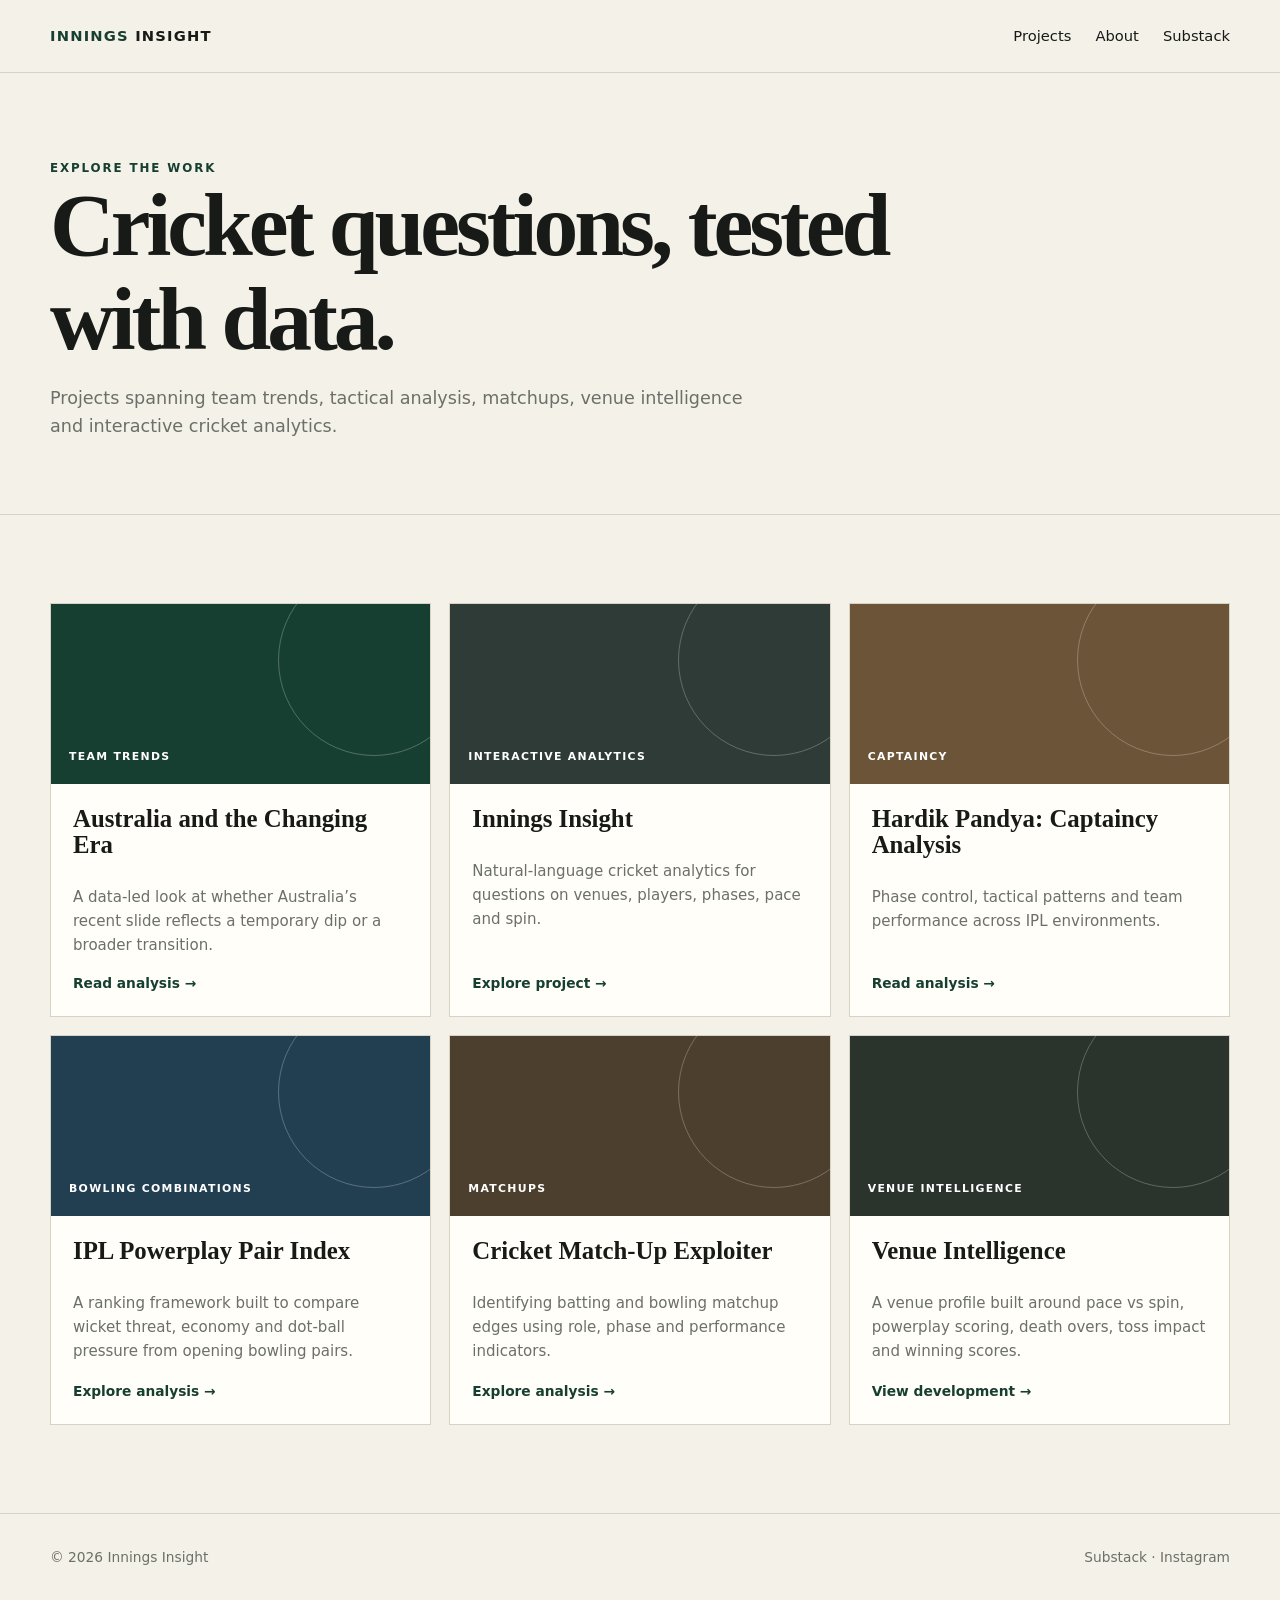
<file: site/projects.html>
<!doctype html><html lang="en"><head><meta charset="utf-8"><meta name="viewport" content="width=device-width,initial-scale=1"><title>Projects — Innings Insight</title><link rel="stylesheet" href="styles.css"></head><body><nav class="nav"><div class="wrap nav-inner"><a class="brand" href="index.html"><span>Innings</span> Insight</a><div class="nav-links"><a href="projects.html">Projects</a><a href="about.html">About</a><a href="https://inningsinsiders.substack.com/" target="_blank" rel="noreferrer">Substack</a></div></div></nav><main><header class="project-hero"><div class="wrap"><div class="eyebrow">Explore the work</div><h1>Cricket questions, tested with data.</h1><p>Projects spanning team trends, tactical analysis, matchups, venue intelligence and interactive cricket analytics.</p></div></header><section><div class="wrap"><div class="cards"><a class="card" href="project-australia.html"><div class="card-cover"><span class="tag">Team trends</span></div><div class="card-body"><h3>Australia and the Changing Era</h3><p>A data-led look at whether Australia’s recent slide reflects a temporary dip or a broader transition.</p><span class="card-link">Read analysis →</span></div></a><a class="card" href="project-innings-insight.html"><div class="card-cover cover-b"><span class="tag">Interactive analytics</span></div><div class="card-body"><h3>Innings Insight</h3><p>Natural-language cricket analytics for questions on venues, players, phases, pace and spin.</p><span class="card-link">Explore project →</span></div></a><a class="card" href="project-hardik.html"><div class="card-cover cover-c"><span class="tag">Captaincy</span></div><div class="card-body"><h3>Hardik Pandya: Captaincy Analysis</h3><p>Phase control, tactical patterns and team performance across IPL environments.</p><span class="card-link">Read analysis →</span></div></a><a class="card" href="project-powerplay-pair-index.html"><div class="card-cover cover-d"><span class="tag">Bowling combinations</span></div><div class="card-body"><h3>IPL Powerplay Pair Index</h3><p>A ranking framework built to compare wicket threat, economy and dot-ball pressure from opening bowling pairs.</p><span class="card-link">Explore analysis →</span></div></a><a class="card" href="project-matchup-exploiter.html"><div class="card-cover cover-e"><span class="tag">Matchups</span></div><div class="card-body"><h3>Cricket Match-Up Exploiter</h3><p>Identifying batting and bowling matchup edges using role, phase and performance indicators.</p><span class="card-link">Explore analysis →</span></div></a><a class="card" href="project-venue-intelligence.html"><div class="card-cover cover-f"><span class="tag">Venue intelligence</span></div><div class="card-body"><h3>Venue Intelligence</h3><p>A venue profile built around pace vs spin, powerplay scoring, death overs, toss impact and winning scores.</p><span class="card-link">View development →</span></div></a></div></div></section></main><footer class="footer"><div class="wrap footer-inner"><span>© 2026 Innings Insight</span><span><a href="https://inningsinsiders.substack.com/" target="_blank" rel="noreferrer">Substack</a> · <a href="https://www.instagram.com/inningsinsiders" target="_blank" rel="noreferrer">Instagram</a></span></div></footer></body></html>
</file>
<file: site/styles.css>
:root {
  --paper: #f4f1e8;
  --paper-2: #ece8dc;
  --ink: #171a16;
  --muted: #6b7068;
  --green: #173f31;
  --green-2: #0f2e24;
  --line: #d7d2c4;
  --tan: #b99a6b;
  --white: #fffef9;
}
*{box-sizing:border-box}html{scroll-behavior:smooth}body{margin:0;font-family:Inter,ui-sans-serif,system-ui,-apple-system,BlinkMacSystemFont,"Segoe UI",sans-serif;background:var(--paper);color:var(--ink);line-height:1.6}a{color:inherit;text-decoration:none}img{max-width:100%;display:block}.wrap{width:min(1180px,calc(100% - 40px));margin:auto}.nav{position:sticky;top:0;z-index:20;background:rgba(244,241,232,.94);backdrop-filter:blur(12px);border-bottom:1px solid var(--line)}.nav-inner{height:72px;display:flex;align-items:center;justify-content:space-between;gap:24px}.brand{font-weight:800;letter-spacing:.08em;text-transform:uppercase;font-size:.92rem}.brand span{color:var(--green)}.nav-links{display:flex;gap:24px;font-size:.92rem}.nav-links a:hover{color:var(--green)}.hero{min-height:74vh;display:grid;place-items:center;border-bottom:1px solid var(--line);position:relative;overflow:hidden}.hero:before{content:"";position:absolute;inset:0;background-image:linear-gradient(rgba(23,63,49,.06) 1px,transparent 1px),linear-gradient(90deg,rgba(23,63,49,.06) 1px,transparent 1px);background-size:42px 42px;mask-image:linear-gradient(to bottom,rgba(0,0,0,.7),transparent 88%)}.hero-content{position:relative;padding:90px 0;max-width:920px}.eyebrow{text-transform:uppercase;letter-spacing:.16em;font-size:.74rem;font-weight:800;color:var(--green)}h1,h2,h3{font-family:Georgia,"Times New Roman",serif;line-height:1.05;margin:0}.hero h1{font-size:clamp(3.4rem,8vw,7.3rem);max-width:900px;letter-spacing:-.045em}.hero p{font-size:clamp(1.05rem,2vw,1.35rem);max-width:680px;color:#3d423d;margin:28px 0 34px}.actions{display:flex;flex-wrap:wrap;gap:12px}.btn{display:inline-flex;align-items:center;justify-content:center;min-height:46px;padding:0 20px;border:1px solid var(--green);font-weight:750;font-size:.9rem}.btn.primary{background:var(--green);color:var(--white)}.btn:hover{transform:translateY(-1px)}section{padding:88px 0}.section-head{display:flex;justify-content:space-between;align-items:end;gap:20px;margin-bottom:32px}.section-head h2{font-size:clamp(2.2rem,4vw,4rem);letter-spacing:-.03em}.section-head p{max-width:560px;color:var(--muted);margin:0}.feature{display:grid;grid-template-columns:1.35fr 1fr;border:1px solid var(--line);background:var(--white)}.feature-art{min-height:420px;background:linear-gradient(135deg,#102f25,#214f3f 50%,#c3a77e);position:relative;overflow:hidden}.feature-art:before,.feature-art:after{content:"";position:absolute;border:2px solid rgba(255,255,255,.65);border-radius:50%;width:420px;height:420px;left:50%;top:50%;transform:translate(-50%,-50%)}.feature-art:after{width:12px;height:12px;background:#fff;border:0}.feature-copy{padding:46px}.feature-copy h3{font-size:clamp(2rem,3vw,3.2rem);margin:12px 0 20px}.feature-copy p{color:var(--muted)}.stat{display:inline-flex;gap:8px;align-items:baseline;margin:18px 0 26px}.stat strong{font-family:Georgia,serif;font-size:2.4rem;color:var(--green)}.stat span{font-size:.84rem;color:var(--muted)}.cards{display:grid;grid-template-columns:repeat(3,1fr);gap:18px}.card{background:var(--white);border:1px solid var(--line);display:flex;flex-direction:column;min-height:390px;transition:.18s ease}.card:hover{transform:translateY(-3px);box-shadow:0 10px 24px rgba(16,34,27,.07)}.card-cover{height:180px;background:var(--green);padding:18px;display:flex;align-items:end;color:white;position:relative;overflow:hidden}.card-cover:after{content:"";position:absolute;width:190px;height:190px;border:1px solid rgba(255,255,255,.25);border-radius:50%;right:-40px;top:-40px}.cover-b{background:#2f3b37}.cover-c{background:#6c5438}.cover-d{background:#223f52}.cover-e{background:#4c3f2d}.cover-f{background:#2b332d}.tag{position:relative;z-index:1;font-size:.68rem;text-transform:uppercase;letter-spacing:.12em;font-weight:800}.card-body{padding:22px;display:flex;flex-direction:column;flex:1}.card-body h3{font-size:1.55rem;margin-bottom:12px}.card-body p{color:var(--muted);font-size:.94rem}.card-link{margin-top:auto;font-size:.86rem;font-weight:800;color:var(--green)}.split{display:grid;grid-template-columns:1fr 1fr;gap:18px}.panel{border:1px solid var(--line);background:var(--white);padding:34px}.panel h3{font-size:2rem;margin:8px 0 14px}.panel p{color:var(--muted)}.about-grid{display:grid;grid-template-columns:280px 1fr;gap:56px;align-items:start}.portrait{width:240px;height:300px;aspect-ratio:4/5;object-fit:cover;object-position:center 20%;border:1px solid var(--line);background:var(--paper-2)}.about-copy h1{font-size:clamp(3rem,6vw,5.6rem);letter-spacing:-.04em}.about-copy p{color:#474c46;font-size:1.05rem}.quote{border-left:3px solid var(--green);padding-left:20px;font-family:Georgia,serif;font-size:1.5rem;color:var(--green);margin:28px 0}.social-row{display:flex;flex-wrap:wrap;gap:10px;margin-top:22px}.social-row a{border-bottom:1px solid var(--ink);font-weight:700;font-size:.9rem}.project-hero{padding:86px 0 56px;border-bottom:1px solid var(--line)}.project-hero h1{font-size:clamp(3rem,7vw,6rem);max-width:900px;letter-spacing:-.045em}.project-hero p{max-width:720px;color:var(--muted);font-size:1.1rem}.article{max-width:820px;margin:auto}.article h2{font-size:2.2rem;margin-top:46px}.article p,.article li{font-size:1.05rem;color:#3f443f}.kpi-grid{display:grid;grid-template-columns:repeat(3,1fr);gap:12px;margin:32px 0}.kpi{padding:24px;border:1px solid var(--line);background:var(--white)}.kpi strong{font:700 2rem Georgia,serif;color:var(--green);display:block}.footer{border-top:1px solid var(--line);padding:32px 0 44px;color:var(--muted);font-size:.86rem}.footer-inner{display:flex;justify-content:space-between;gap:20px;flex-wrap:wrap}.smallcaps{text-transform:uppercase;letter-spacing:.12em;font-size:.7rem;font-weight:800;color:var(--green)}
.about-copy>p,.about-copy>.quote{display:none}.about-copy h1:after{content:"I’m an analyst who enjoys turning complex data into clear, useful insights. I earned a Master of Science in Analytics from Northeastern University and a Bachelor of Technology in Computer Science and Engineering from SRM Institute of Science and Technology. I currently work as an analyst, applying data, reporting and business intelligence to real-world problems.\A\ACricket has always been more than a game I watch. Over time, my background in analytics changed the way I see it — I began looking beyond the scorecard to patterns in phases, matchups, player roles, venue behaviour and tactical decisions. That curiosity became Innings Insight, where I use data to explore cricket questions and turn the numbers behind the game into stories that are easier to understand.\A\AI still watch cricket as a fan first, but now I also watch it through an analytical lens: asking why a phase changed, which matchup created an edge, what the data says about a decision, and whether the story we see on the field is supported by the numbers.";display:block;white-space:pre-line;font-family:Inter,ui-sans-serif,system-ui,-apple-system,BlinkMacSystemFont,"Segoe UI",sans-serif;font-size:1.05rem;font-weight:400;line-height:1.75;letter-spacing:0;color:#474c46;margin-top:28px;max-width:760px}.about-copy .social-row{margin-top:28px}
@media(max-width:900px){.cards{grid-template-columns:1fr 1fr}.feature,.about-grid,.split{grid-template-columns:1fr}.feature-art{min-height:300px}.nav-links{gap:14px}.about-grid{gap:28px}.portrait{width:220px;height:275px;max-height:none}}@media(max-width:620px){.wrap{width:min(100% - 24px,1180px)}.nav-inner{height:62px}.nav-links a:nth-child(3){display:none}.hero{min-height:68vh}.cards,.kpi-grid{grid-template-columns:1fr}section{padding:62px 0}.feature-copy{padding:28px}.hero h1{font-size:3.4rem}.project-hero h1{font-size:3.2rem}}
</file>
<file: site/feature-art.css>
.feature-art{min-height:420px;position:relative;overflow:hidden;background:linear-gradient(145deg,#0d2b22 0%,#174433 58%,#b99a6b 100%)}
.feature-art:before{content:"";position:absolute;inset:0;background:linear-gradient(115deg,rgba(255,255,255,.03) 0 18%,transparent 18% 36%,rgba(255,255,255,.025) 36% 54%,transparent 54% 72%,rgba(255,255,255,.02) 72% 100%);mix-blend-mode:screen}
.pitch{position:absolute;left:50%;top:50%;width:38%;height:78%;transform:translate(-50%,-50%);background:linear-gradient(90deg,rgba(211,187,142,.42),rgba(236,216,180,.58),rgba(211,187,142,.42));border:1px solid rgba(255,255,255,.72);box-shadow:0 14px 38px rgba(0,0,0,.18)}
.pitch:before{content:"";position:absolute;left:50%;top:0;bottom:0;width:1px;background:rgba(255,255,255,.22);transform:translateX(-50%)}
.crease{position:absolute;left:-12%;width:124%;height:2px;background:rgba(255,255,255,.88)}
.crease-top{top:16%}.crease-bottom{bottom:16%}
.stumps{position:absolute;left:50%;display:flex;gap:7px;transform:translateX(-50%)}
.stumps i{display:block;width:3px;height:38px;background:#fffef9;border-radius:2px}
.stumps-top{top:4%}.stumps-bottom{bottom:4%;transform:translateX(-50%) rotate(180deg)}
.art-caption{position:absolute;left:28px;bottom:26px;color:#fffef9;display:flex;flex-direction:column;gap:3px;text-transform:uppercase}
.art-caption span{font-size:.64rem;letter-spacing:.17em;font-weight:800;opacity:.72}
.art-caption strong{font-family:Georgia,"Times New Roman",serif;font-size:1.2rem;letter-spacing:.01em}
@media(max-width:900px){.pitch{width:34%;height:74%}.feature-art{min-height:320px}}
</file>
<file: site/articles.css>
/* Latest Substack articles */
.articles-section{background:var(--paper-2);border-block:1px solid var(--line)}
.articles-intro{color:var(--muted);margin:-12px 0 26px}
.articles-grid{display:grid;grid-template-columns:repeat(3,minmax(0,1fr));gap:18px}
.article-preview{background:var(--white);border:1px solid var(--line);display:flex;flex-direction:column;overflow:hidden;min-width:0;transition:transform .18s ease,box-shadow .18s ease}
.article-preview:hover{transform:translateY(-3px);box-shadow:0 10px 24px rgba(16,34,27,.07)}
.article-preview-cover{aspect-ratio:16/9;object-fit:cover;width:100%;background:var(--green-2)}
.article-preview-body{display:flex;flex-direction:column;flex:1;padding:24px;gap:12px}
.article-preview h3{font-size:1.65rem;line-height:1.15}
.article-preview p{font-size:.93rem;line-height:1.6;color:var(--muted);margin:0 0 12px}
.article-preview .card-link{padding-top:8px}
@media(max-width:900px){.articles-grid{grid-template-columns:repeat(2,minmax(0,1fr))}}
@media(max-width:620px){.articles-grid{grid-template-columns:1fr}}
</file>
